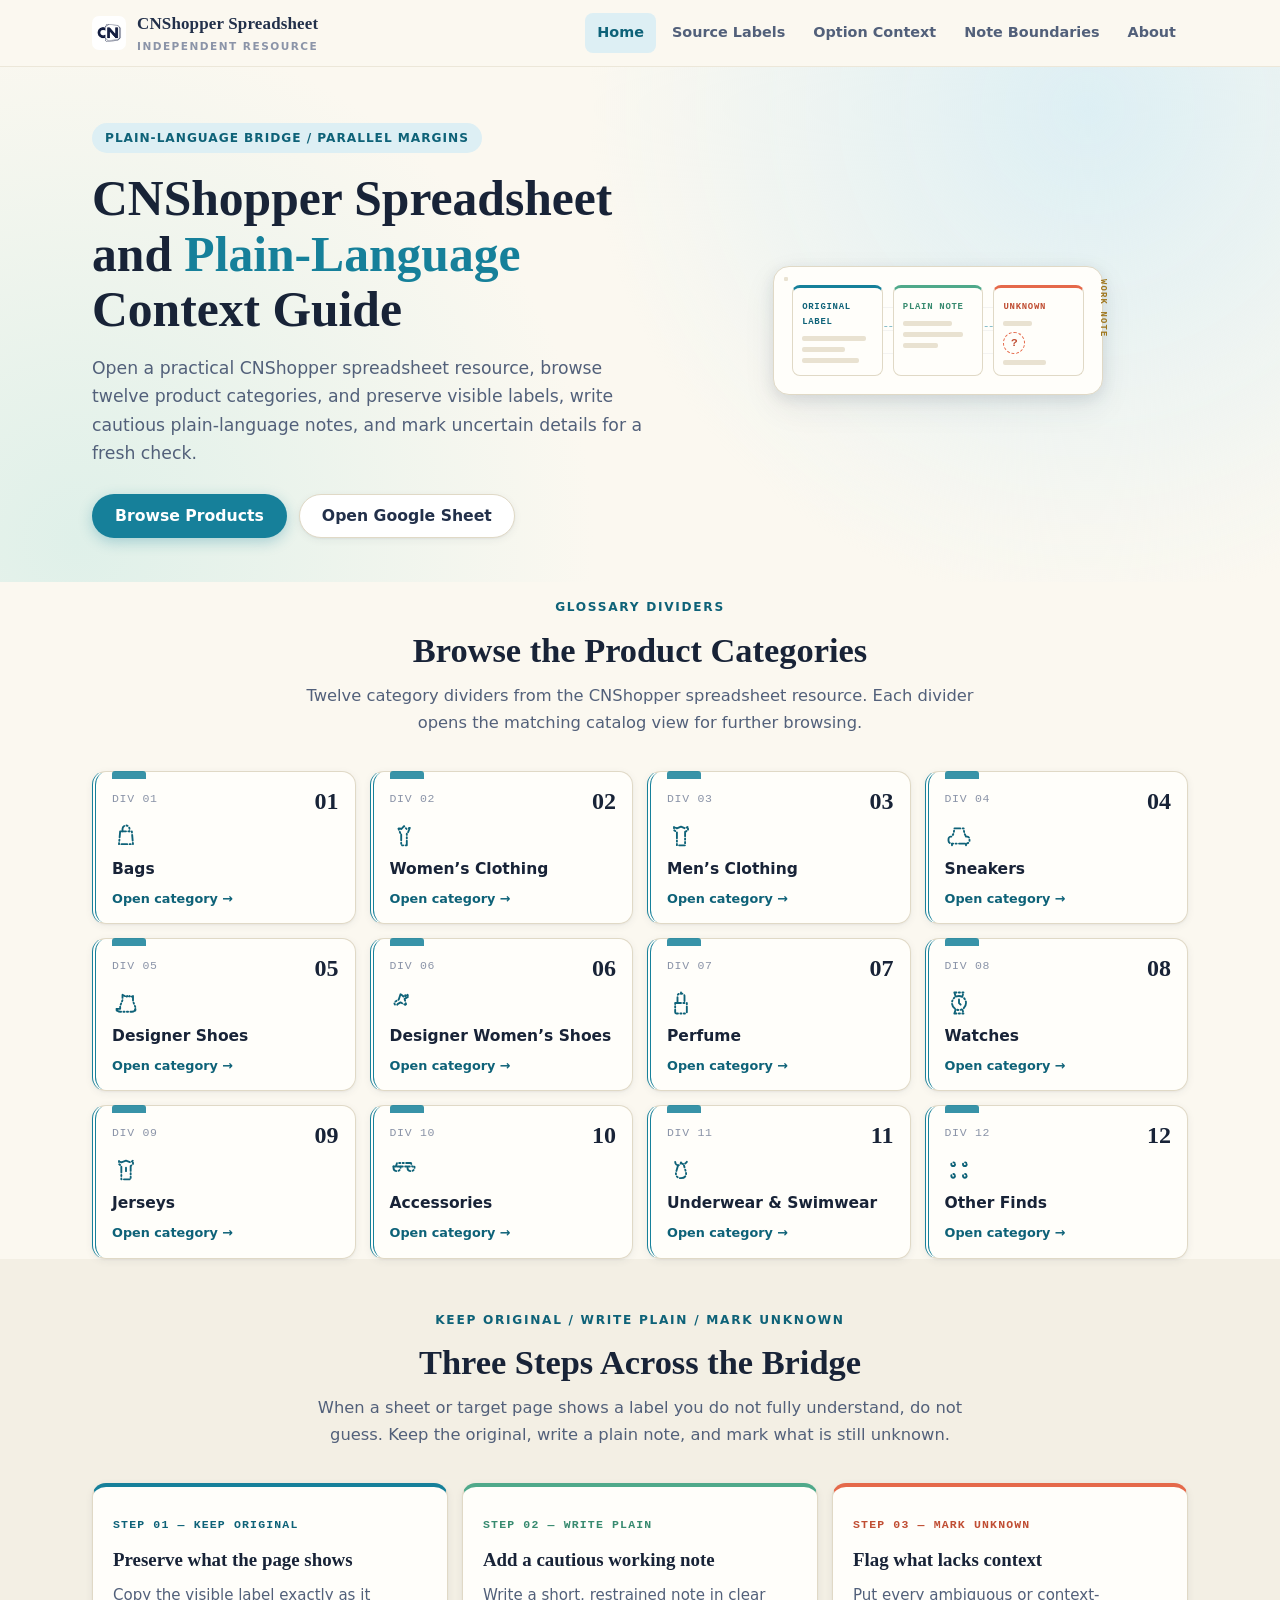
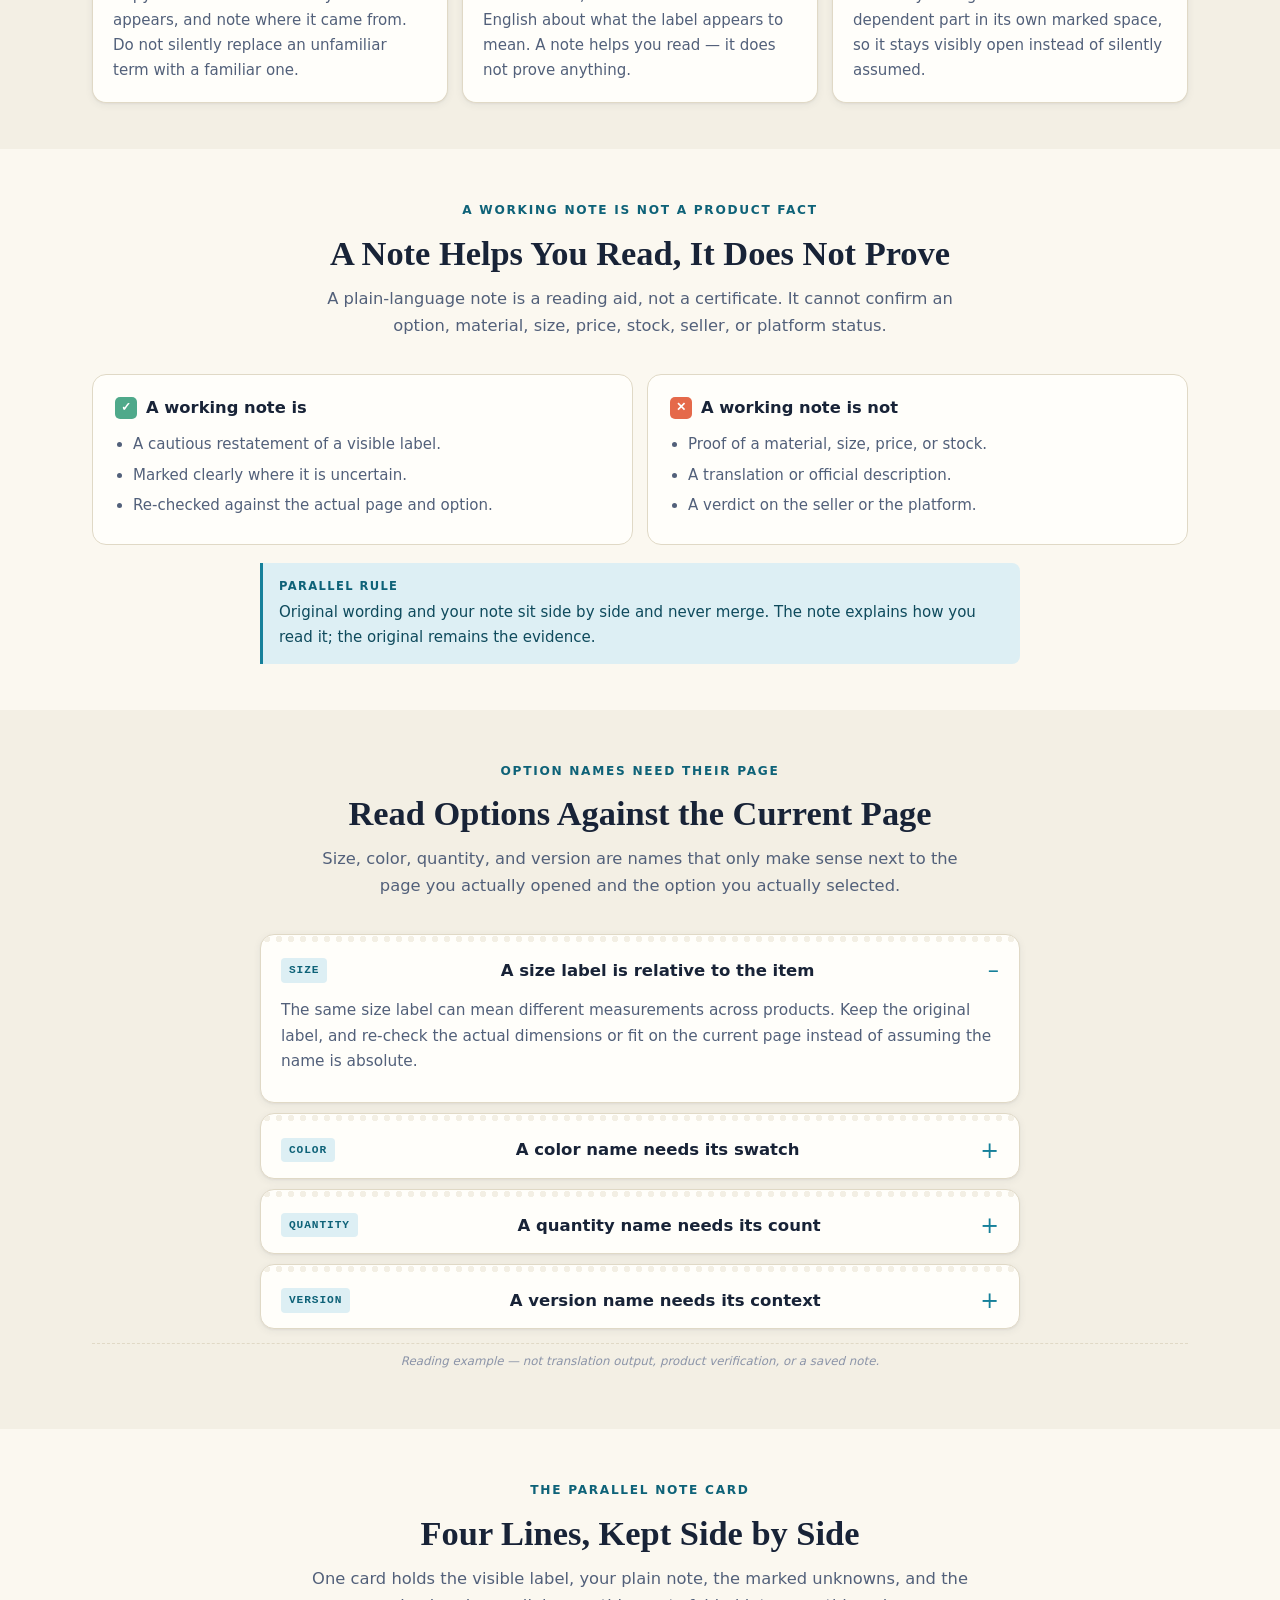
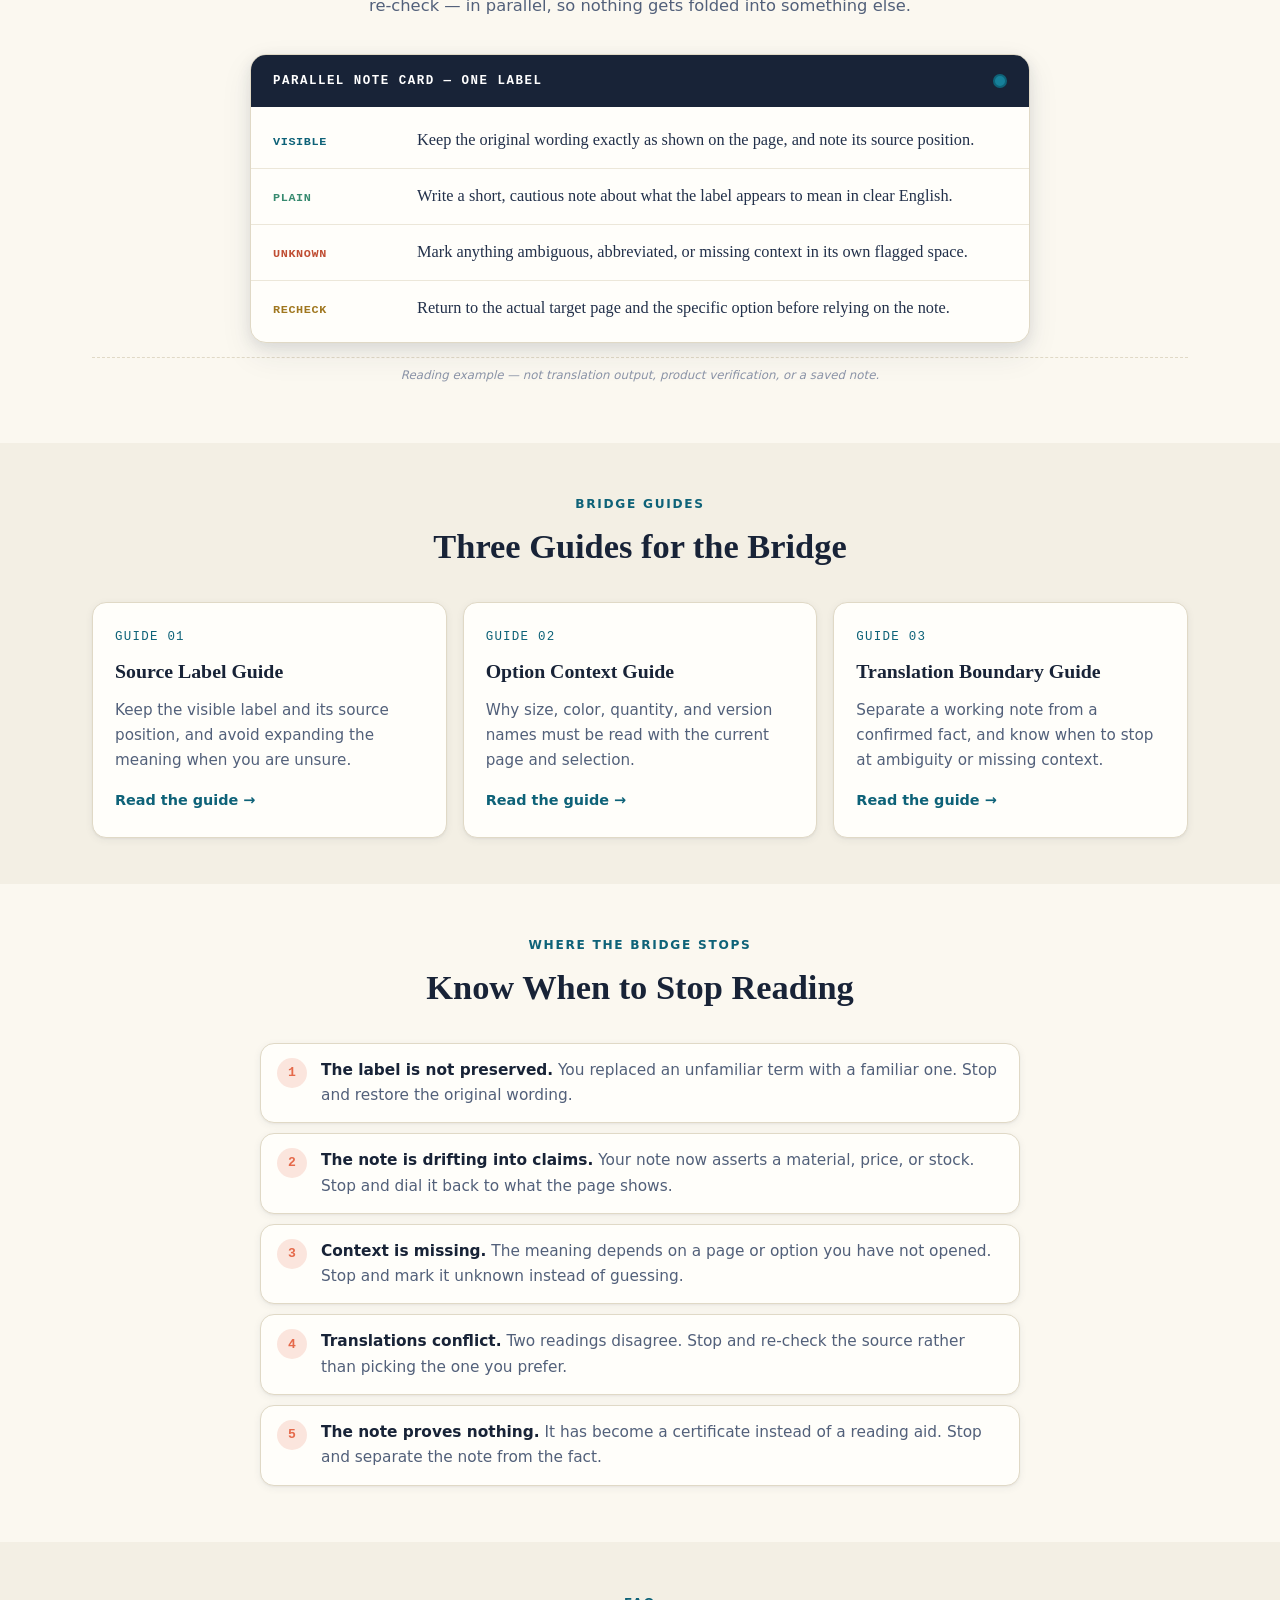
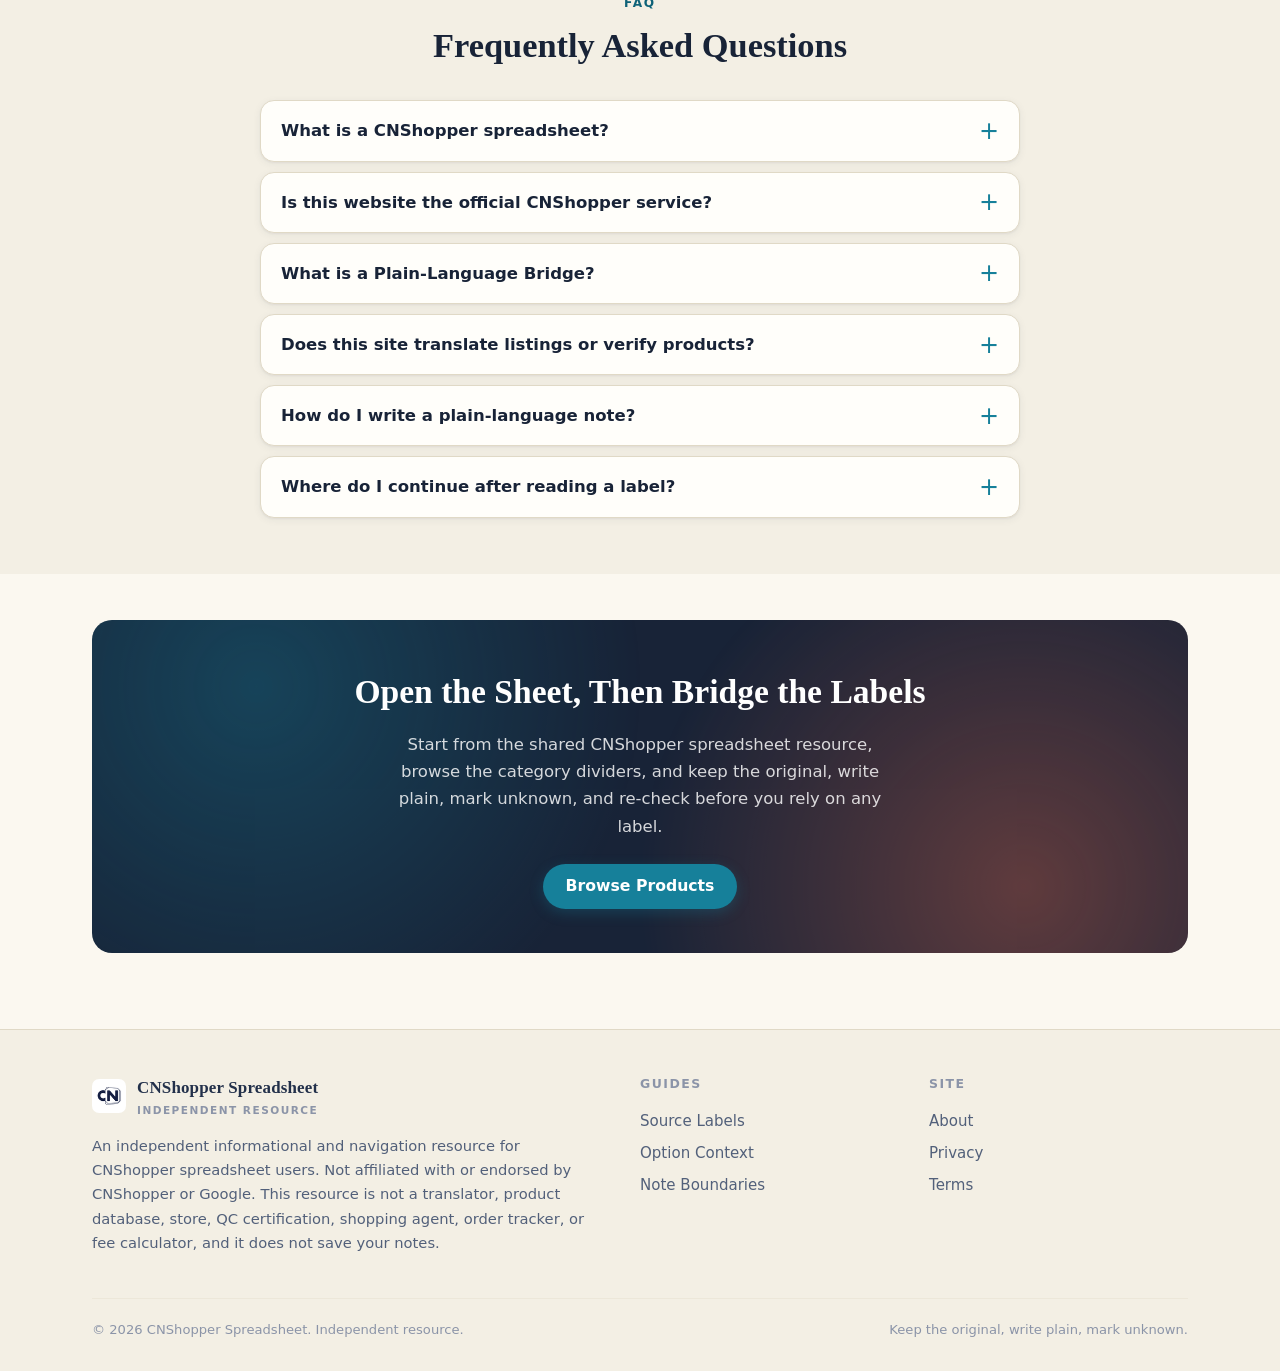
<file: index.html>
<!DOCTYPE html>
<html lang="en">
<head>
  <meta charset="UTF-8">
  <meta name="viewport" content="width=device-width, initial-scale=1.0">
  <script charset="UTF-8" id="LA_COLLECT" src="//sdk.51.la/js-sdk-pro.min.js"></script>
  <script>LA.init({id:"3R7KyZ6nqq0NWQsc",ck:"3R7KyZ6nqq0NWQsc"})</script>
  <meta name="google-site-verification" content="XJH5bWyu3Ub_fdbfXnCgktieLxeAN7sLbtjSL6n2SaM" />
  <title>CNShopper Spreadsheet &amp; Plain-Language Guide | Independent</title>
  <meta name="description" content="Open a practical CNShopper spreadsheet resource, browse categories, and keep cautious plain-language notes while marking uncertain details to recheck.">
  <link rel="canonical" href="https://repglide.github.io/cnshopper-spreadsheet/">
  <link rel="icon" type="image/png" href="./assets/images/favicon.png">
  <link rel="stylesheet" href="./assets/css/styles.css">

  <!-- Open Graph / Twitter -->
  <meta property="og:type" content="website">
  <meta property="og:url" content="https://repglide.github.io/cnshopper-spreadsheet/">
  <meta property="og:title" content="CNShopper Spreadsheet &amp; Plain-Language Guide | Independent">
  <meta property="og:description" content="Open a practical CNShopper spreadsheet resource, browse categories, and keep cautious plain-language notes while marking uncertain details to recheck.">
  <meta name="twitter:card" content="summary">
  <meta name="twitter:title" content="CNShopper Spreadsheet &amp; Plain-Language Guide | Independent">
  <meta name="twitter:description" content="Open a practical CNShopper spreadsheet resource, browse categories, and keep cautious plain-language notes while marking uncertain details to recheck.">

  <!-- JSON-LD Structured Data -->
  <script type="application/ld+json">
  {
    "@context": "https://schema.org",
    "@graph": [
      {
        "@type": "WebSite",
        "@id": "https://repglide.github.io/cnshopper-spreadsheet/#website",
        "url": "https://repglide.github.io/cnshopper-spreadsheet/",
        "name": "CNShopper Spreadsheet & Plain-Language Guide",
        "description": "Independent directory and informational guide for CNShopper spreadsheet users, built around a Plain-Language Bridge that preserves visible labels, writes cautious plain-language notes, and marks uncertain details for a fresh check."
      },
      {
        "@type": "WebPage",
        "@id": "https://repglide.github.io/cnshopper-spreadsheet/#webpage",
        "url": "https://repglide.github.io/cnshopper-spreadsheet/",
        "name": "CNShopper Spreadsheet and Plain-Language Context Guide",
        "isPartOf": { "@id": "https://repglide.github.io/cnshopper-spreadsheet/#website" },
        "description": "Open a practical CNShopper spreadsheet resource, browse categories, and keep cautious plain-language notes while marking uncertain details to recheck."
      },
      {
        "@type": "FAQPage",
        "mainEntity": [
          {
            "@type": "Question",
            "name": "What is a CNShopper spreadsheet?",
            "acceptedAnswer": {
              "@type": "Answer",
              "text": "A CNShopper spreadsheet is a shared document that compiles listing references, category groupings, and product links formatted for use with agent shopping services. It is a reference to research, not an official, live, or complete product catalog."
            }
          },
          {
            "@type": "Question",
            "name": "Is this website the official CNShopper service?",
            "acceptedAnswer": {
              "@type": "Answer",
              "text": "No. This website is an independent informational and navigation resource. It is not affiliated with, endorsed by, or operated by CNShopper or Google."
            }
          },
          {
            "@type": "Question",
            "name": "What is a Plain-Language Bridge?",
            "acceptedAnswer": {
              "@type": "Answer",
              "text": "A Plain-Language Bridge is a way to read a label you do not fully understand. You keep the original visible wording, write a cautious plain-language note, mark anything ambiguous or missing context, and re-check against the actual page and option."
            }
          },
          {
            "@type": "Question",
            "name": "Does this site translate listings or verify products?",
            "acceptedAnswer": {
              "@type": "Answer",
              "text": "No. This resource does not translate, verify, or certify anything. A plain-language note only helps you read; it does not prove an option, material, size, price, stock, seller, or platform status."
            }
          },
          {
            "@type": "Question",
            "name": "How do I write a plain-language note?",
            "acceptedAnswer": {
              "@type": "Answer",
              "text": "Preserve the original visible label first, then write a short, cautious note in clear English about what it appears to mean, and mark any part that is ambiguous or missing context. Always re-check against the actual target page and the specific option you selected."
            }
          },
          {
            "@type": "Question",
            "name": "Where do I continue after reading a label?",
            "acceptedAnswer": {
              "@type": "Answer",
              "text": "After you have preserved the label, written your note, and re-checked the actual page, you can continue through an agent shopping service to submit the item. This website is a navigation resource and does not process orders itself."
            }
          }
        ]
      }
    ]
  }
  </script>
</head>
<body>
  <a href="#main-content" class="skip-link">Skip to main content</a>

  <!-- Header -->
  <header class="site-header">
    <div class="container header-inner">
      <a href="./index.html" class="brand" aria-label="CNShopper Spreadsheet Home">
        <img src="./assets/images/logo.png" alt="CNShopper logo" width="34" height="34">
        <span class="brand-name">CNShopper Spreadsheet<small>Independent Resource</small></span>
      </a>
      <button class="mobile-nav-toggle" aria-expanded="false" aria-label="Toggle navigation menu">
        <svg viewBox="0 0 24 24" fill="none" stroke="currentColor" stroke-width="2" width="22" height="22"><line x1="3" y1="6" x2="21" y2="6"></line><line x1="3" y1="12" x2="21" y2="12"></line><line x1="3" y1="18" x2="21" y2="18"></line></svg>
      </button>
      <nav class="main-nav" aria-label="Primary Navigation">
        <ul>
          <li><a href="./index.html" class="active">Home</a></li>
          <li><a href="./source-label-guide/">Source Labels</a></li>
          <li><a href="./option-context-guide/">Option Context</a></li>
          <li><a href="./translation-boundary-guide/">Note Boundaries</a></li>
          <li><a href="./about/">About</a></li>
        </ul>
      </nav>
    </div>
  </header>

  <main id="main-content">
    <!-- Hero -->
    <section class="hero-section">
      <div class="container hero-grid">
        <div>
          <span class="hero-badge">Plain-Language Bridge / Parallel Margins</span>
          <h1 class="hero-title">CNShopper Spreadsheet and <em>Plain-Language</em> Context Guide</h1>
          <p class="hero-description">Open a practical CNShopper spreadsheet resource, browse twelve product categories, and preserve visible labels, write cautious plain-language notes, and mark uncertain details for a fresh check.</p>
          <div class="hero-actions">
            <a href="https://repglide.com/?agent=cnshopper" class="btn btn-primary" target="_blank" rel="nofollow noopener">Browse Products</a>
            <a href="https://docs.google.com/spreadsheets/d/1ZQ5Osv80n_VwW-zQjebJqBCwQXA6g8bL/edit?usp=sharing&amp;ouid=102900013243329745539&amp;rtpof=true&amp;sd=true" class="btn btn-secondary" target="_blank" rel="noopener">Open Google Sheet</a>
          </div>
        </div>
        <div class="hero-visual" aria-hidden="true">
          <div class="bridge-hero">
            <span class="bridge-line"></span>
            <span class="margin-note">work note</span>
            <div class="bridge-cols">
              <div class="bridge-col col-orig">
                <span class="bc-label">Original label</span>
                <span class="txt-bar w90"></span>
                <span class="txt-bar w60"></span>
                <span class="txt-bar w80"></span>
              </div>
              <div class="bridge-col col-plain">
                <span class="bc-label">Plain note</span>
                <span class="txt-bar w70"></span>
                <span class="txt-bar w85"></span>
                <span class="txt-bar w50"></span>
              </div>
              <div class="bridge-col col-unknown">
                <span class="bc-label">Unknown</span>
                <span class="txt-bar w40"></span>
                <span class="uncertain-bracket">?</span>
                <span class="txt-bar w60"></span>
              </div>
            </div>
          </div>
        </div>
      </div>
    </section>

    <!-- Product Categories (immediately after Hero) -->
    <section class="categories-section" id="categories" aria-labelledby="cat-heading">
      <div class="container">
        <div class="section-header">
          <span class="eyebrow">Glossary Dividers</span>
          <h2 class="section-title" id="cat-heading">Browse the Product Categories</h2>
          <p class="section-lead">Twelve category dividers from the CNShopper spreadsheet resource. Each divider opens the matching catalog view for further browsing.</p>
        </div>

        <div class="cat-grid">
          <a class="cat-card" href="https://repglide.com/category/bags?agent=cnshopper" target="_blank" rel="nofollow noopener">
            <span class="cat-top"><span class="cat-code">DIV 01</span><span class="cat-spec">01</span></span>
            <span class="cat-icon" aria-hidden="true"><svg viewBox="0 0 24 24" fill="none" stroke="currentColor" stroke-width="1.6" stroke-linecap="round" stroke-linejoin="round" stroke-dasharray="5 2 1 2 1 2"><path d="M7 8h10l1 11H6L7 8Z"/><path d="M9 8V6a3 3 0 0 1 6 0v2"/></svg></span>
            <span class="cat-name">Bags</span>
            <span class="cat-arrow">Open category →</span>
          </a>
          <a class="cat-card" href="https://repglide.com/category/womens-clothing?agent=cnshopper" target="_blank" rel="nofollow noopener">
            <span class="cat-top"><span class="cat-code">DIV 02</span><span class="cat-spec">02</span></span>
            <span class="cat-icon" aria-hidden="true"><svg viewBox="0 0 24 24" fill="none" stroke="currentColor" stroke-width="1.6" stroke-linecap="round" stroke-linejoin="round" stroke-dasharray="5 2 1 2 1 2"><path d="M12 3.5 9.8 6 7 5l2 5h.6V20h4.8V10H15l2-5-2.8 1L12 3.5Z"/></svg></span>
            <span class="cat-name">Women&rsquo;s Clothing</span>
            <span class="cat-arrow">Open category →</span>
          </a>
          <a class="cat-card" href="https://repglide.com/category/mens-clothing?agent=cnshopper" target="_blank" rel="nofollow noopener">
            <span class="cat-top"><span class="cat-code">DIV 03</span><span class="cat-spec">03</span></span>
            <span class="cat-icon" aria-hidden="true"><svg viewBox="0 0 24 24" fill="none" stroke="currentColor" stroke-width="1.6" stroke-linecap="round" stroke-linejoin="round" stroke-dasharray="5 2 1 2 1 2"><path d="M12 4 8.5 5.5 6 4v3l2.5 1.5V20h7V8.5L18 7V4l-2.5 1.5L12 4Z"/></svg></span>
            <span class="cat-name">Men&rsquo;s Clothing</span>
            <span class="cat-arrow">Open category →</span>
          </a>
          <a class="cat-card" href="https://repglide.com/category/sneakers?agent=cnshopper" target="_blank" rel="nofollow noopener">
            <span class="cat-top"><span class="cat-code">DIV 04</span><span class="cat-spec">04</span></span>
            <span class="cat-icon" aria-hidden="true"><svg viewBox="0 0 24 24" fill="none" stroke="currentColor" stroke-width="1.6" stroke-linecap="round" stroke-linejoin="round" stroke-dasharray="5 2 1 2 1 2"><path d="M3 16v-1.5c0-1 1-2 2-2h1l1.5-3L8 5.5h8l.5 4L18 12.5h1c1 0 2 1 2 2V16c0 1.5-1.5 2.5-3 2.5H6c-1.5 0-3-1-3-2.5Z"/><path d="M6 18.5V20M18 18.5V20"/></svg></span>
            <span class="cat-name">Sneakers</span>
            <span class="cat-arrow">Open category →</span>
          </a>
          <a class="cat-card" href="https://repglide.com/category/designer-shoes?agent=cnshopper" target="_blank" rel="nofollow noopener">
            <span class="cat-top"><span class="cat-code">DIV 05</span><span class="cat-spec">05</span></span>
            <span class="cat-icon" aria-hidden="true"><svg viewBox="0 0 24 24" fill="none" stroke="currentColor" stroke-width="1.6" stroke-linecap="round" stroke-linejoin="round" stroke-dasharray="5 2 1 2 1 2"><path d="M4 17c0 1.5 1.5 2.5 3 2.5h10c1.5 0 3-1 3-2.5v-1.5l-2-5V6l-2 1-1-1-1 1-1-1-1 1-1-1-2-1v4.5l-2 5V17Z"/><path d="M4 17v1.5M20 17v1.5"/></svg></span>
            <span class="cat-name">Designer Shoes</span>
            <span class="cat-arrow">Open category →</span>
          </a>
          <a class="cat-card" href="https://repglide.com/category/designer-womens-shoes?agent=cnshopper" target="_blank" rel="nofollow noopener">
            <span class="cat-top"><span class="cat-code">DIV 06</span><span class="cat-spec">06</span></span>
            <span class="cat-icon" aria-hidden="true"><svg viewBox="0 0 24 24" fill="none" stroke="currentColor" stroke-width="1.6" stroke-linecap="round" stroke-linejoin="round" stroke-dasharray="5 2 1 2 1 2"><path d="M9 4.5 7.5 9 5 10.5c-1 .5-1.5 1.5-1 2.5s2 1 2.5 0L9 11.5 14 14l-1.5-5.5L16 6.5 15 5l-1.5 1.5L13 5l-1.5 1.5L10 5 9 4.5Z"/></svg></span>
            <span class="cat-name">Designer Women&rsquo;s Shoes</span>
            <span class="cat-arrow">Open category →</span>
          </a>
          <a class="cat-card" href="https://repglide.com/category/perfume?agent=cnshopper" target="_blank" rel="nofollow noopener">
            <span class="cat-top"><span class="cat-code">DIV 07</span><span class="cat-spec">07</span></span>
            <span class="cat-icon" aria-hidden="true"><svg viewBox="0 0 24 24" fill="none" stroke="currentColor" stroke-width="1.6" stroke-linecap="round" stroke-linejoin="round" stroke-dasharray="5 2 1 2 1 2"><path d="M9 12V6a2 2 0 0 1 2-2h2a2 2 0 0 1 2 2v6"/><path d="M7 12h10v8a1 1 0 0 1-1 1H8a1 1 0 0 1-1-1v-8Z"/><path d="M12 4V3"/></svg></span>
            <span class="cat-name">Perfume</span>
            <span class="cat-arrow">Open category →</span>
          </a>
          <a class="cat-card" href="https://repglide.com/category/watches?agent=cnshopper" target="_blank" rel="nofollow noopener">
            <span class="cat-top"><span class="cat-code">DIV 08</span><span class="cat-spec">08</span></span>
            <span class="cat-icon" aria-hidden="true"><svg viewBox="0 0 24 24" fill="none" stroke="currentColor" stroke-width="1.6" stroke-linecap="round" stroke-linejoin="round" stroke-dasharray="5 2 1 2 1 2"><circle cx="12" cy="12" r="6"/><path d="M12 9v3l2 2"/><path d="M9 6 8 3h8l-1 3"/><path d="M9 18l-1 3h8l-1-3"/></svg></span>
            <span class="cat-name">Watches</span>
            <span class="cat-arrow">Open category →</span>
          </a>
          <a class="cat-card" href="https://repglide.com/category/jerseys?agent=cnshopper" target="_blank" rel="nofollow noopener">
            <span class="cat-top"><span class="cat-code">DIV 09</span><span class="cat-spec">09</span></span>
            <span class="cat-icon" aria-hidden="true"><svg viewBox="0 0 24 24" fill="none" stroke="currentColor" stroke-width="1.6" stroke-linecap="round" stroke-linejoin="round" stroke-dasharray="5 2 1 2 1 2"><path d="M12 4 8 5.5 6 4v3l2 1.5V20h8V8.5L18 7V4l-2 1.5L12 4Z"/><path d="M12 10v3"/></svg></span>
            <span class="cat-name">Jerseys</span>
            <span class="cat-arrow">Open category →</span>
          </a>
          <a class="cat-card" href="https://repglide.com/category/accessories?agent=cnshopper" target="_blank" rel="nofollow noopener">
            <span class="cat-top"><span class="cat-code">DIV 10</span><span class="cat-spec">10</span></span>
            <span class="cat-icon" aria-hidden="true"><svg viewBox="0 0 24 24" fill="none" stroke="currentColor" stroke-width="1.6" stroke-linecap="round" stroke-linejoin="round" stroke-dasharray="5 2 1 2 1 2"><path d="M3 9h2l1-3h12l1 3h2"/><path d="M3 9v1a3 3 0 0 0 6 0V9"/><path d="M15 9v1a3 3 0 0 0 6 0V9"/><path d="M6 9h12"/></svg></span>
            <span class="cat-name">Accessories</span>
            <span class="cat-arrow">Open category →</span>
          </a>
          <a class="cat-card" href="https://repglide.com/category/underwear-swimwear?agent=cnshopper" target="_blank" rel="nofollow noopener">
            <span class="cat-top"><span class="cat-code">DIV 11</span><span class="cat-spec">11</span></span>
            <span class="cat-icon" aria-hidden="true"><svg viewBox="0 0 24 24" fill="none" stroke="currentColor" stroke-width="1.6" stroke-linecap="round" stroke-linejoin="round" stroke-dasharray="5 2 1 2 1 2"><path d="M7 5c0 2 1.5 3 2.5 3S12 7 12 5c0 1 1.5 2 2.5 2S17 5 17 5"/><path d="M9.5 8 8 13c-1 3 0 6 4 6s5-3 4-6l-1.5-5"/></svg></span>
            <span class="cat-name">Underwear &amp; Swimwear</span>
            <span class="cat-arrow">Open category →</span>
          </a>
          <a class="cat-card" href="https://repglide.com/category/other?agent=cnshopper" target="_blank" rel="nofollow noopener">
            <span class="cat-top"><span class="cat-code">DIV 12</span><span class="cat-spec">12</span></span>
            <span class="cat-icon" aria-hidden="true"><svg viewBox="0 0 24 24" fill="none" stroke="currentColor" stroke-width="1.6" stroke-linecap="round" stroke-linejoin="round" stroke-dasharray="5 2 1 2 1 2"><circle cx="7" cy="7" r="1.6"/><circle cx="17" cy="7" r="1.6"/><circle cx="7" cy="17" r="1.6"/><circle cx="17" cy="17" r="1.6"/></svg></span>
            <span class="cat-name">Other Finds</span>
            <span class="cat-arrow">Open category →</span>
          </a>
        </div>
      </div>
    </section>

    <!-- Keep Original / Write Plain / Mark Unknown -->
    <section class="section section-alt" id="bridge-method" aria-labelledby="bm-heading">
      <div class="container">
        <div class="section-header">
          <span class="eyebrow">Keep Original / Write Plain / Mark Unknown</span>
          <h2 class="section-title" id="bm-heading">Three Steps Across the Bridge</h2>
          <p class="section-lead">When a sheet or target page shows a label you do not fully understand, do not guess. Keep the original, write a plain note, and mark what is still unknown.</p>
        </div>

        <div class="bridge-method">
          <div class="bm-step bm-orig">
            <span class="bm-num">Step 01 — Keep Original</span>
            <h3>Preserve what the page shows</h3>
            <p>Copy the visible label exactly as it appears, and note where it came from. Do not silently replace an unfamiliar term with a familiar one.</p>
          </div>
          <div class="bm-step bm-plain">
            <span class="bm-num">Step 02 — Write Plain</span>
            <h3>Add a cautious working note</h3>
            <p>Write a short, restrained note in clear English about what the label appears to mean. A note helps you read — it does not prove anything.</p>
          </div>
          <div class="bm-step bm-unknown">
            <span class="bm-num">Step 03 — Mark Unknown</span>
            <h3>Flag what lacks context</h3>
            <p>Put every ambiguous or context-dependent part in its own marked space, so it stays visibly open instead of silently assumed.</p>
          </div>
        </div>
      </div>
    </section>

    <!-- A Working Note Is Not a Product Fact -->
    <section class="section" id="note-vs-fact" aria-labelledby="nf-heading">
      <div class="container">
        <div class="section-header">
          <span class="eyebrow">A Working Note Is Not a Product Fact</span>
          <h2 class="section-title" id="nf-heading">A Note Helps You Read, It Does Not Prove</h2>
          <p class="section-lead">A plain-language note is a reading aid, not a certificate. It cannot confirm an option, material, size, price, stock, seller, or platform status.</p>
        </div>
        <div class="duo-grid">
          <div class="duo-col is-a">
            <h3><span class="mark">✓</span>A working note is</h3>
            <ul>
              <li>A cautious restatement of a visible label.</li>
              <li>Marked clearly where it is uncertain.</li>
              <li>Re-checked against the actual page and option.</li>
            </ul>
          </div>
          <div class="duo-col is-b">
            <h3><span class="mark">✕</span>A working note is not</h3>
            <ul>
              <li>Proof of a material, size, price, or stock.</li>
              <li>A translation or official description.</li>
              <li>A verdict on the seller or the platform.</li>
            </ul>
          </div>
        </div>
        <div class="parallel-rule" style="max-width:760px;margin:18px auto 0;"><strong>Parallel rule</strong>Original wording and your note sit side by side and never merge. The note explains how you read it; the original remains the evidence.</div>
      </div>
    </section>

    <!-- Option Names Need Their Page -->
    <section class="section section-alt" id="option-context" aria-labelledby="oc-heading">
      <div class="container">
        <div class="section-header">
          <span class="eyebrow">Option Names Need Their Page</span>
          <h2 class="section-title" id="oc-heading">Read Options Against the Current Page</h2>
          <p class="section-lead">Size, color, quantity, and version are names that only make sense next to the page you actually opened and the option you actually selected.</p>
        </div>

        <div class="paper-strips">
          <details class="paper-strip" open>
            <summary><span class="ps-tag">Size</span> A size label is relative to the item</summary>
            <div class="ps-body"><p>The same size label can mean different measurements across products. Keep the original label, and re-check the actual dimensions or fit on the current page instead of assuming the name is absolute.</p></div>
          </details>
          <details class="paper-strip">
            <summary><span class="ps-tag">Color</span> A color name needs its swatch</summary>
            <div class="ps-body"><p>A color name is only meaningful beside the option you selected. Two listings can share a name and show different shades, so hold the name against the current page.</p></div>
          </details>
          <details class="paper-strip">
            <summary><span class="ps-tag">Quantity</span> A quantity name needs its count</summary>
            <div class="ps-body"><p>Single, set, and multi-piece are distinct options. Re-check what the selected quantity actually includes on the current page before relying on the name.</p></div>
          </details>
          <details class="paper-strip">
            <summary><span class="ps-tag">Version</span> A version name needs its context</summary>
            <div class="ps-body"><p>A version label depends on the generation, material, or spec it refers to. Mark it as open until you can tie the name to the page and the selection you made.</p></div>
          </details>
        </div>
        <p class="example-flag" style="display:block;text-align:center;">Reading example — not translation output, product verification, or a saved note.</p>
      </div>
    </section>

    <!-- The Parallel Note Card -->
    <section class="section" id="note-card" aria-labelledby="nc-heading">
      <div class="container">
        <div class="section-header">
          <span class="eyebrow">The Parallel Note Card</span>
          <h2 class="section-title" id="nc-heading">Four Lines, Kept Side by Side</h2>
          <p class="section-lead">One card holds the visible label, your plain note, the marked unknowns, and the re-check — in parallel, so nothing gets folded into something else.</p>
        </div>

        <div class="note-card">
          <div class="nc-head">
            <span class="nc-title">Parallel Note Card — One Label</span>
            <span class="nc-pin"></span>
          </div>
          <div class="nc-rows">
            <div class="nc-row nc-visible"><span class="nc-label">Visible</span><span class="nc-value">Keep the original wording exactly as shown on the page, and note its source position.</span></div>
            <div class="nc-row nc-plain"><span class="nc-label">Plain</span><span class="nc-value">Write a short, cautious note about what the label appears to mean in clear English.</span></div>
            <div class="nc-row nc-unknown"><span class="nc-label">Unknown</span><span class="nc-value">Mark anything ambiguous, abbreviated, or missing context in its own flagged space.</span></div>
            <div class="nc-row nc-recheck"><span class="nc-label">Recheck</span><span class="nc-value">Return to the actual target page and the specific option before relying on the note.</span></div>
          </div>
        </div>
        <p class="example-flag" style="display:block;text-align:center;">Reading example — not translation output, product verification, or a saved note.</p>
      </div>
    </section>

    <!-- Guide entries -->
    <section class="section section-alt" id="guides" aria-labelledby="guides-heading">
      <div class="container">
        <div class="section-header">
          <span class="eyebrow">Bridge Guides</span>
          <h2 class="section-title" id="guides-heading">Three Guides for the Bridge</h2>
        </div>
        <div class="guide-grid">
          <a class="guide-card" href="./source-label-guide/">
            <span class="guide-num">GUIDE 01</span>
            <h3>Source Label Guide</h3>
            <p>Keep the visible label and its source position, and avoid expanding the meaning when you are unsure.</p>
            <span class="guide-cta">Read the guide →</span>
          </a>
          <a class="guide-card" href="./option-context-guide/">
            <span class="guide-num">GUIDE 02</span>
            <h3>Option Context Guide</h3>
            <p>Why size, color, quantity, and version names must be read with the current page and selection.</p>
            <span class="guide-cta">Read the guide →</span>
          </a>
          <a class="guide-card" href="./translation-boundary-guide/">
            <span class="guide-num">GUIDE 03</span>
            <h3>Translation Boundary Guide</h3>
            <p>Separate a working note from a confirmed fact, and know when to stop at ambiguity or missing context.</p>
            <span class="guide-cta">Read the guide →</span>
          </a>
        </div>
      </div>
    </section>

    <!-- Where the Bridge Stops -->
    <section class="section" id="bridge-stops" aria-labelledby="bs-heading">
      <div class="container">
        <div class="section-header">
          <span class="eyebrow">Where the Bridge Stops</span>
          <h2 class="section-title" id="bs-heading">Know When to Stop Reading</h2>
        </div>
        <ul class="stop-list">
          <li><span class="s-num">1</span><p><strong>The label is not preserved.</strong> You replaced an unfamiliar term with a familiar one. Stop and restore the original wording.</p></li>
          <li><span class="s-num">2</span><p><strong>The note is drifting into claims.</strong> Your note now asserts a material, price, or stock. Stop and dial it back to what the page shows.</p></li>
          <li><span class="s-num">3</span><p><strong>Context is missing.</strong> The meaning depends on a page or option you have not opened. Stop and mark it unknown instead of guessing.</p></li>
          <li><span class="s-num">4</span><p><strong>Translations conflict.</strong> Two readings disagree. Stop and re-check the source rather than picking the one you prefer.</p></li>
          <li><span class="s-num">5</span><p><strong>The note proves nothing.</strong> It has become a certificate instead of a reading aid. Stop and separate the note from the fact.</p></li>
        </ul>
      </div>
    </section>

    <!-- FAQ -->
    <section class="section section-alt" id="faq" aria-labelledby="faq-heading">
      <div class="container">
        <div class="section-header">
          <span class="eyebrow">FAQ</span>
          <h2 class="section-title" id="faq-heading">Frequently Asked Questions</h2>
        </div>
        <div class="faq-list">
          <details class="faq-item">
            <summary>What is a CNShopper spreadsheet?</summary>
            <div class="faq-body"><p>A CNShopper spreadsheet is a shared document that compiles listing references, category groupings, and product links formatted for use with agent shopping services. It is a reference to research, not an official, live, or complete product catalog.</p></div>
          </details>
          <details class="faq-item">
            <summary>Is this website the official CNShopper service?</summary>
            <div class="faq-body"><p>No. This website is an independent informational and navigation resource. It is not affiliated with, endorsed by, or operated by CNShopper or Google.</p></div>
          </details>
          <details class="faq-item">
            <summary>What is a Plain-Language Bridge?</summary>
            <div class="faq-body"><p>A Plain-Language Bridge is a way to read a label you do not fully understand. You keep the original visible wording, write a cautious plain-language note, mark anything ambiguous or missing context, and re-check against the actual page and option.</p></div>
          </details>
          <details class="faq-item">
            <summary>Does this site translate listings or verify products?</summary>
            <div class="faq-body"><p>No. This resource does not translate, verify, or certify anything. A plain-language note only helps you read; it does not prove an option, material, size, price, stock, seller, or platform status.</p></div>
          </details>
          <details class="faq-item">
            <summary>How do I write a plain-language note?</summary>
            <div class="faq-body"><p>Preserve the original visible label first, then write a short, cautious note in clear English about what it appears to mean, and mark any part that is ambiguous or missing context. Always re-check against the actual target page and the specific option you selected.</p></div>
          </details>
          <details class="faq-item">
            <summary>Where do I continue after reading a label?</summary>
            <div class="faq-body"><p>After you have preserved the label, written your note, and re-checked the actual page, you can continue through an agent shopping service to submit the item. This website is a navigation resource and does not process orders itself.</p></div>
          </details>
        </div>
      </div>
    </section>

    <!-- Final CTA -->
    <section class="section" aria-labelledby="cta-heading">
      <div class="container">
        <div class="final-cta">
          <h2 id="cta-heading">Open the Sheet, Then Bridge the Labels</h2>
          <p>Start from the shared CNShopper spreadsheet resource, browse the category dividers, and keep the original, write plain, mark unknown, and re-check before you rely on any label.</p>
          <a href="https://repglide.com/?agent=cnshopper" class="btn btn-primary" target="_blank" rel="nofollow noopener">Browse Products</a>
        </div>
      </div>
    </section>
  </main>

  <!-- Footer -->
  <footer class="site-footer">
    <div class="container">
      <div class="footer-grid">
        <div class="footer-brand">
          <a href="./index.html" class="brand" aria-label="CNShopper Spreadsheet Home">
            <img src="./assets/images/logo.png" alt="CNShopper logo" width="30" height="30">
            <span class="brand-name">CNShopper Spreadsheet<small>Independent Resource</small></span>
          </a>
          <p>An independent informational and navigation resource for CNShopper spreadsheet users. Not affiliated with or endorsed by CNShopper or Google. This resource is not a translator, product database, store, QC certification, shopping agent, order tracker, or fee calculator, and it does not save your notes.</p>
        </div>
        <div class="footer-col">
          <h4>Guides</h4>
          <ul>
            <li><a href="./source-label-guide/">Source Labels</a></li>
            <li><a href="./option-context-guide/">Option Context</a></li>
            <li><a href="./translation-boundary-guide/">Note Boundaries</a></li>
          </ul>
        </div>
        <div class="footer-col">
          <h4>Site</h4>
          <ul>
            <li><a href="./about/">About</a></li>
            <li><a href="./privacy/">Privacy</a></li>
            <li><a href="./terms/">Terms</a></li>
          </ul>
        </div>
      </div>
      <div class="footer-bottom">
        <span>&copy; <span id="year">2026</span> CNShopper Spreadsheet. Independent resource.</span>
        <span>Keep the original, write plain, mark unknown.</span>
      </div>
    </div>
  </footer>

  <script src="./assets/js/main.js"></script>
</body>
</html>
</file>
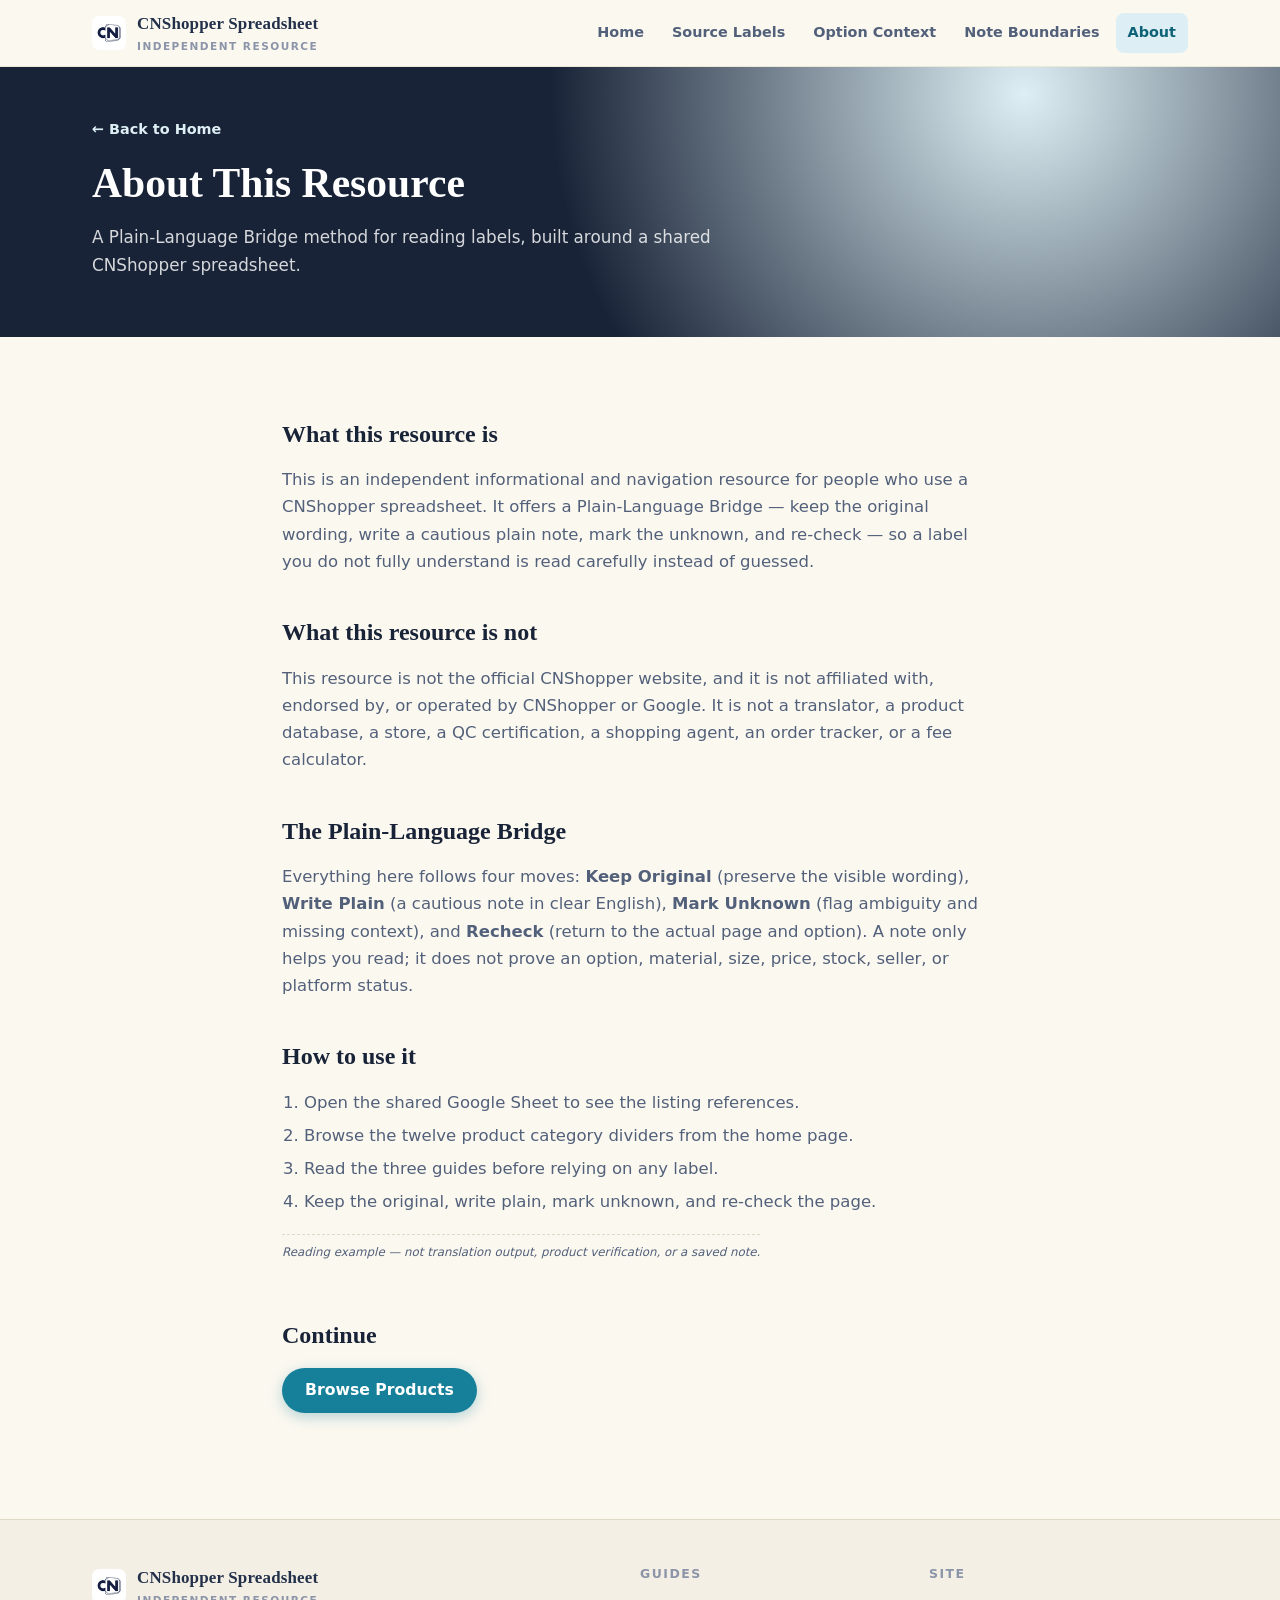
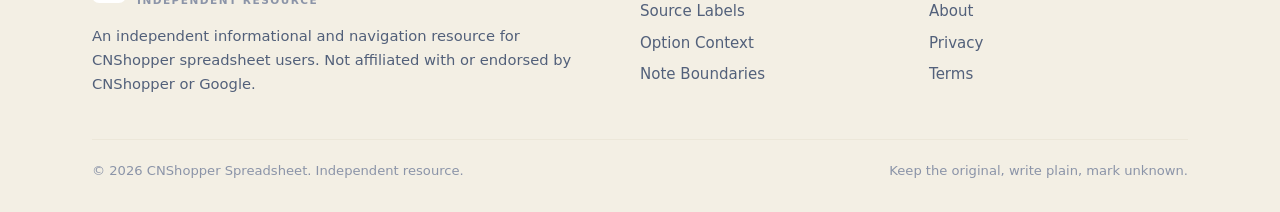
<file: about/index.html>
<!DOCTYPE html>
<html lang="en">
<head>
  <meta charset="UTF-8">
  <meta name="viewport" content="width=device-width, initial-scale=1.0">
  <title>About | CNShopper Spreadsheet</title>
  <meta name="description" content="About this independent CNShopper spreadsheet resource: a Plain-Language Bridge method for reading labels, not an official CNShopper service.">
  <link rel="canonical" href="https://repglide.github.io/cnshopper-spreadsheet/about/">
  <link rel="icon" type="image/png" href="../assets/images/favicon.png">
  <link rel="stylesheet" href="../assets/css/styles.css">
  <meta name="robots" content="index, follow">
</head>
<body>
  <a href="#main-content" class="skip-link">Skip to main content</a>

  <header class="site-header">
    <div class="container header-inner">
      <a href="../index.html" class="brand" aria-label="CNShopper Spreadsheet Home">
        <img src="../assets/images/logo.png" alt="CNShopper logo" width="34" height="34">
        <span class="brand-name">CNShopper Spreadsheet<small>Independent Resource</small></span>
      </a>
      <button class="mobile-nav-toggle" aria-expanded="false" aria-label="Toggle navigation menu">
        <svg viewBox="0 0 24 24" fill="none" stroke="currentColor" stroke-width="2" width="22" height="22"><line x1="3" y1="6" x2="21" y2="6"></line><line x1="3" y1="12" x2="21" y2="12"></line><line x1="3" y1="18" x2="21" y2="18"></line></svg>
      </button>
      <nav class="main-nav" aria-label="Primary Navigation">
        <ul>
          <li><a href="../index.html">Home</a></li>
          <li><a href="../source-label-guide/">Source Labels</a></li>
          <li><a href="../option-context-guide/">Option Context</a></li>
          <li><a href="../translation-boundary-guide/">Note Boundaries</a></li>
          <li><a href="../about/" class="active">About</a></li>
        </ul>
      </nav>
    </div>
  </header>

  <main id="main-content">
    <section class="page-hero">
      <div class="container">
        <a class="back-link" href="../index.html">← Back to Home</a>
        <h1>About This Resource</h1>
        <p>A Plain-Language Bridge method for reading labels, built around a shared CNShopper spreadsheet.</p>
      </div>
    </section>

    <div class="article-body">
      <h2>What this resource is</h2>
      <p>This is an independent informational and navigation resource for people who use a CNShopper spreadsheet. It offers a Plain-Language Bridge — keep the original wording, write a cautious plain note, mark the unknown, and re-check — so a label you do not fully understand is read carefully instead of guessed.</p>

      <h2>What this resource is not</h2>
      <p>This resource is not the official CNShopper website, and it is not affiliated with, endorsed by, or operated by CNShopper or Google. It is not a translator, a product database, a store, a QC certification, a shopping agent, an order tracker, or a fee calculator.</p>

      <h2>The Plain-Language Bridge</h2>
      <p>Everything here follows four moves: <strong>Keep Original</strong> (preserve the visible wording), <strong>Write Plain</strong> (a cautious note in clear English), <strong>Mark Unknown</strong> (flag ambiguity and missing context), and <strong>Recheck</strong> (return to the actual page and option). A note only helps you read; it does not prove an option, material, size, price, stock, seller, or platform status.</p>

      <h2>How to use it</h2>
      <ol>
        <li>Open the shared Google Sheet to see the listing references.</li>
        <li>Browse the twelve product category dividers from the home page.</li>
        <li>Read the three guides before relying on any label.</li>
        <li>Keep the original, write plain, mark unknown, and re-check the page.</li>
      </ol>

      <p class="example-flag">Reading example — not translation output, product verification, or a saved note.</p>

      <h2>Continue</h2>
      <p><a href="https://repglide.com/?agent=cnshopper" class="btn btn-primary" target="_blank" rel="nofollow noopener">Browse Products</a></p>
    </div>
  </main>

  <footer class="site-footer">
    <div class="container">
      <div class="footer-grid">
        <div class="footer-brand">
          <a href="../index.html" class="brand" aria-label="CNShopper Spreadsheet Home">
            <img src="../assets/images/logo.png" alt="CNShopper logo" width="30" height="30">
            <span class="brand-name">CNShopper Spreadsheet<small>Independent Resource</small></span>
          </a>
          <p>An independent informational and navigation resource for CNShopper spreadsheet users. Not affiliated with or endorsed by CNShopper or Google.</p>
        </div>
        <div class="footer-col">
          <h4>Guides</h4>
          <ul>
            <li><a href="../source-label-guide/">Source Labels</a></li>
            <li><a href="../option-context-guide/">Option Context</a></li>
            <li><a href="../translation-boundary-guide/">Note Boundaries</a></li>
          </ul>
        </div>
        <div class="footer-col">
          <h4>Site</h4>
          <ul>
            <li><a href="../about/">About</a></li>
            <li><a href="../privacy/">Privacy</a></li>
            <li><a href="../terms/">Terms</a></li>
          </ul>
        </div>
      </div>
      <div class="footer-bottom">
        <span>&copy; <span id="year">2026</span> CNShopper Spreadsheet. Independent resource.</span>
        <span>Keep the original, write plain, mark unknown.</span>
      </div>
    </div>
  </footer>

  <script src="../assets/js/main.js"></script>
</body>
</html>
</file>
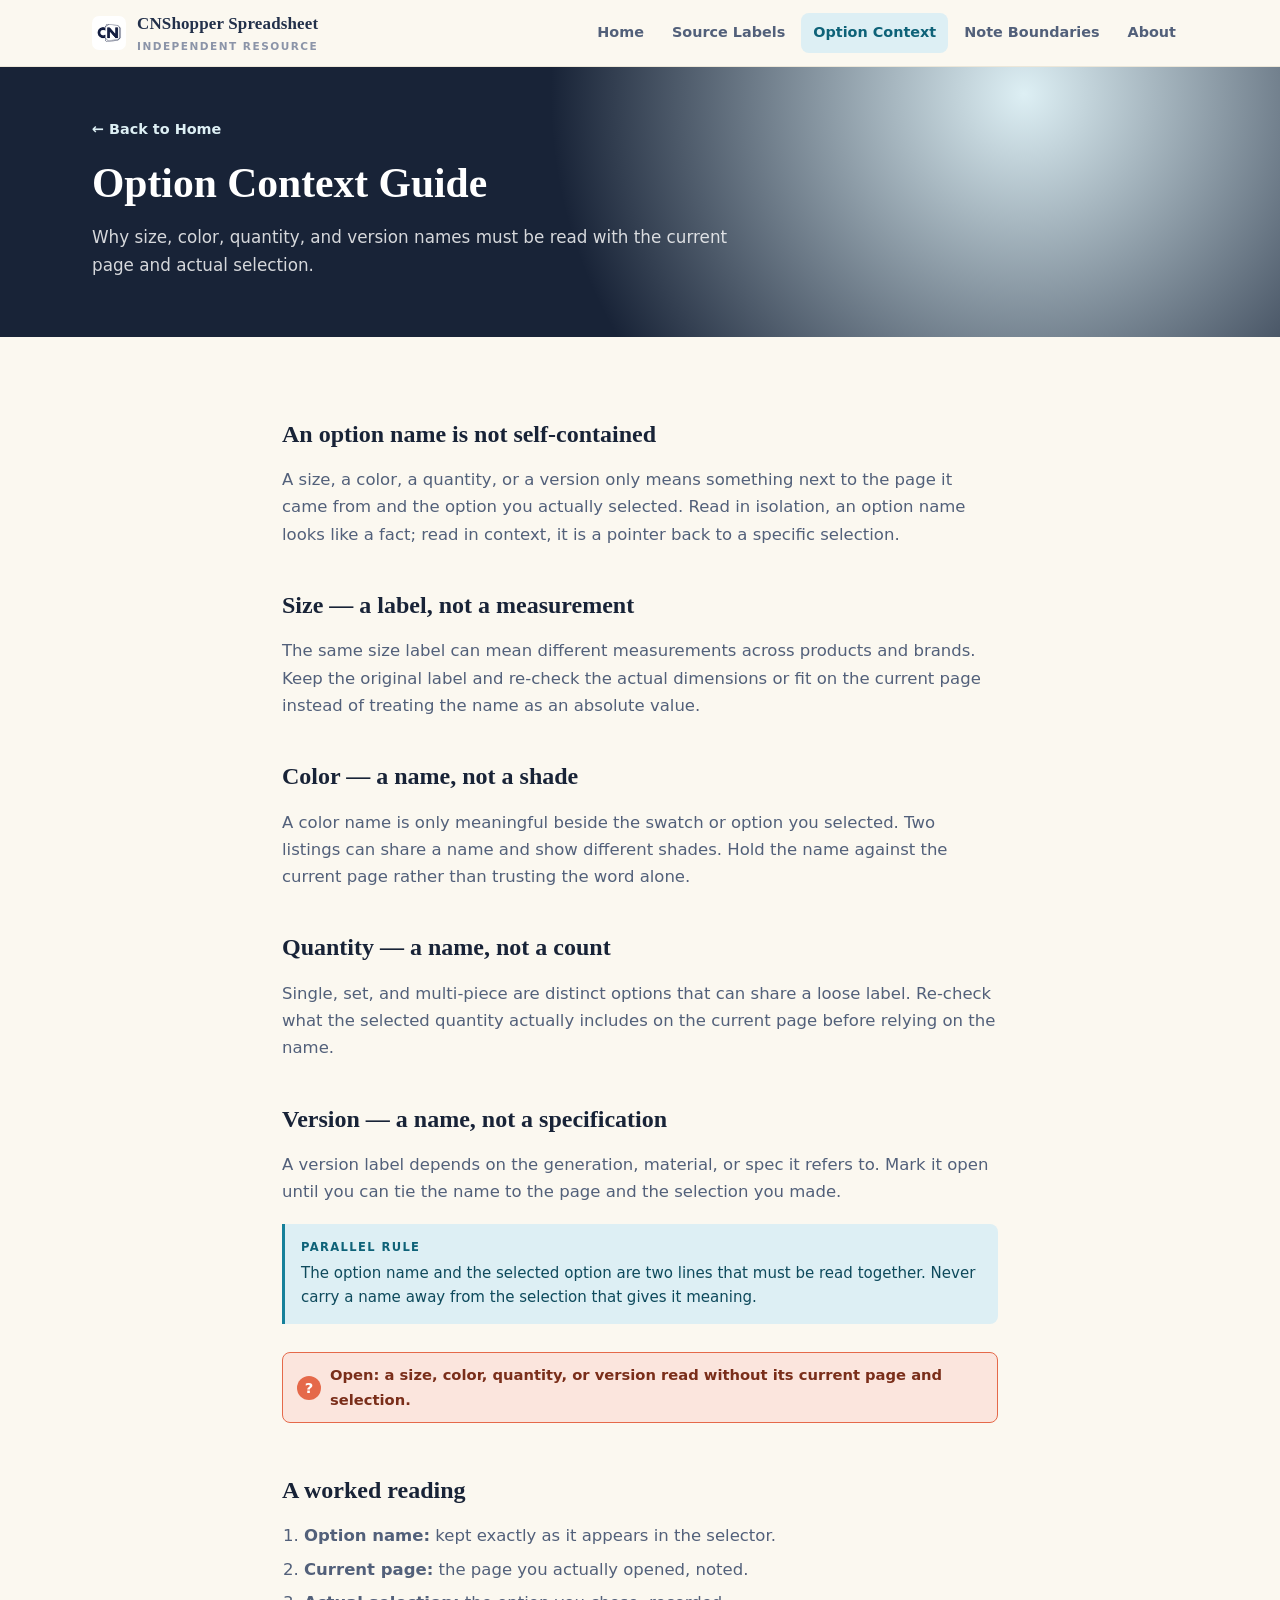
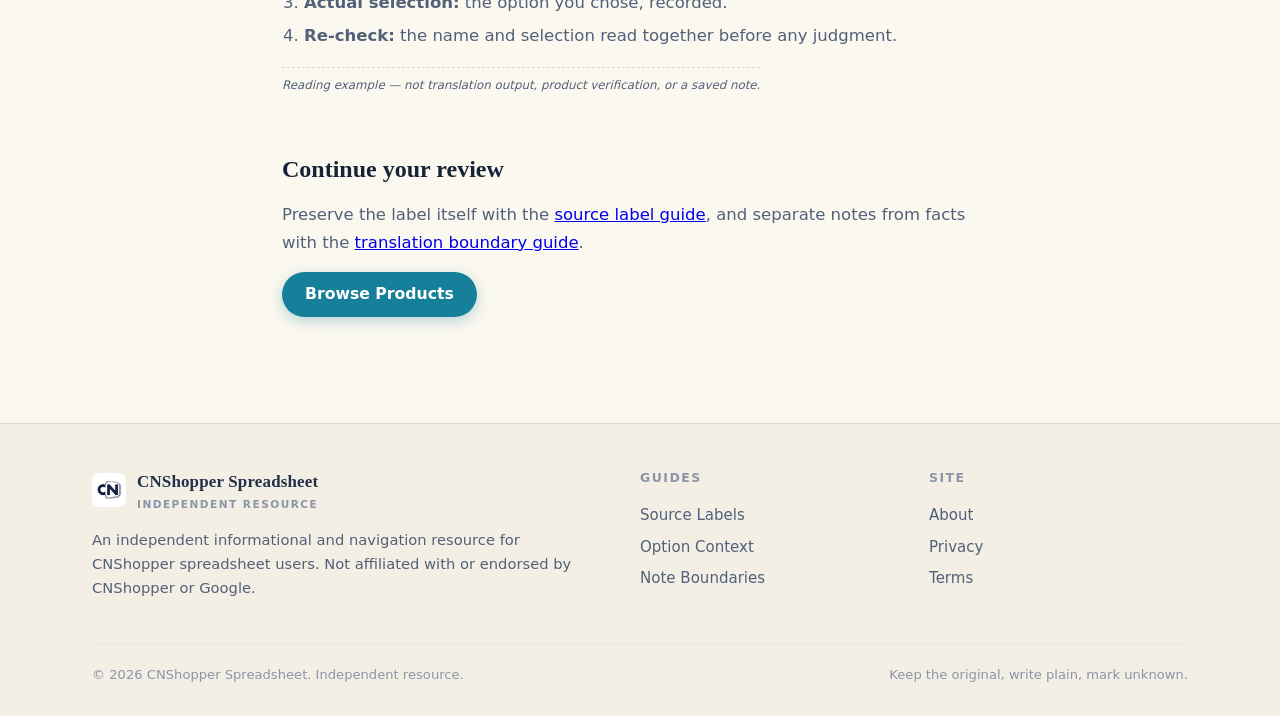
<file: option-context-guide/index.html>
<!DOCTYPE html>
<html lang="en">
<head>
  <meta charset="UTF-8">
  <meta name="viewport" content="width=device-width, initial-scale=1.0">
  <title>Option Context Guide | CNShopper Spreadsheet</title>
  <meta name="description" content="Why size, color, quantity, and version names in a CNShopper spreadsheet must be read with the current page and actual selection.">
  <link rel="canonical" href="https://repglide.github.io/cnshopper-spreadsheet/option-context-guide/">
  <link rel="icon" type="image/png" href="../assets/images/favicon.png">
  <link rel="stylesheet" href="../assets/css/styles.css">

  <meta property="og:type" content="article">
  <meta property="og:url" content="https://repglide.github.io/cnshopper-spreadsheet/option-context-guide/">
  <meta property="og:title" content="Option Context Guide | CNShopper Spreadsheet">
  <meta property="og:description" content="Why size, color, quantity, and version names in a CNShopper spreadsheet must be read with the current page and actual selection.">
  <meta name="twitter:card" content="summary">

  <script type="application/ld+json">
  {
    "@context": "https://schema.org",
    "@graph": [
      { "@type": "WebSite", "@id": "https://repglide.github.io/cnshopper-spreadsheet/#website", "url": "https://repglide.github.io/cnshopper-spreadsheet/", "name": "CNShopper Spreadsheet & Plain-Language Guide" },
      { "@type": "BreadcrumbList", "itemListElement": [
        { "@type": "ListItem", "position": 1, "name": "Home", "item": "https://repglide.github.io/cnshopper-spreadsheet/" },
        { "@type": "ListItem", "position": 2, "name": "Option Context Guide", "item": "https://repglide.github.io/cnshopper-spreadsheet/option-context-guide/" }
      ]},
      { "@type": "Article", "@id": "https://repglide.github.io/cnshopper-spreadsheet/option-context-guide/#article", "headline": "Option Context Guide", "description": "Why size, color, quantity, and version names in a CNShopper spreadsheet must be read with the current page and actual selection.", "isPartOf": { "@id": "https://repglide.github.io/cnshopper-spreadsheet/#website" } }
    ]
  }
  </script>
</head>
<body>
  <a href="#main-content" class="skip-link">Skip to main content</a>

  <header class="site-header">
    <div class="container header-inner">
      <a href="../index.html" class="brand" aria-label="CNShopper Spreadsheet Home">
        <img src="../assets/images/logo.png" alt="CNShopper logo" width="34" height="34">
        <span class="brand-name">CNShopper Spreadsheet<small>Independent Resource</small></span>
      </a>
      <button class="mobile-nav-toggle" aria-expanded="false" aria-label="Toggle navigation menu">
        <svg viewBox="0 0 24 24" fill="none" stroke="currentColor" stroke-width="2" width="22" height="22"><line x1="3" y1="6" x2="21" y2="6"></line><line x1="3" y1="12" x2="21" y2="12"></line><line x1="3" y1="18" x2="21" y2="18"></line></svg>
      </button>
      <nav class="main-nav" aria-label="Primary Navigation">
        <ul>
          <li><a href="../index.html">Home</a></li>
          <li><a href="../source-label-guide/">Source Labels</a></li>
          <li><a href="../option-context-guide/" class="active">Option Context</a></li>
          <li><a href="../translation-boundary-guide/">Note Boundaries</a></li>
          <li><a href="../about/">About</a></li>
        </ul>
      </nav>
    </div>
  </header>

  <main id="main-content">
    <section class="page-hero">
      <div class="container">
        <a class="back-link" href="../index.html">← Back to Home</a>
        <h1>Option Context Guide</h1>
        <p>Why size, color, quantity, and version names must be read with the current page and actual selection.</p>
      </div>
    </section>

    <div class="article-body">
      <h2>An option name is not self-contained</h2>
      <p>A size, a color, a quantity, or a version only means something next to the page it came from and the option you actually selected. Read in isolation, an option name looks like a fact; read in context, it is a pointer back to a specific selection.</p>

      <h2>Size — a label, not a measurement</h2>
      <p>The same size label can mean different measurements across products and brands. Keep the original label and re-check the actual dimensions or fit on the current page instead of treating the name as an absolute value.</p>

      <h2>Color — a name, not a shade</h2>
      <p>A color name is only meaningful beside the swatch or option you selected. Two listings can share a name and show different shades. Hold the name against the current page rather than trusting the word alone.</p>

      <h2>Quantity — a name, not a count</h2>
      <p>Single, set, and multi-piece are distinct options that can share a loose label. Re-check what the selected quantity actually includes on the current page before relying on the name.</p>

      <h2>Version — a name, not a specification</h2>
      <p>A version label depends on the generation, material, or spec it refers to. Mark it open until you can tie the name to the page and the selection you made.</p>

      <div class="parallel-rule"><strong>Parallel rule</strong>The option name and the selected option are two lines that must be read together. Never carry a name away from the selection that gives it meaning.</div>

      <div class="proof-mark is-open"><span class="qmark">?</span>Open: a size, color, quantity, or version read without its current page and selection.</div>

      <h2>A worked reading</h2>
      <ol>
        <li><strong>Option name:</strong> kept exactly as it appears in the selector.</li>
        <li><strong>Current page:</strong> the page you actually opened, noted.</li>
        <li><strong>Actual selection:</strong> the option you chose, recorded.</li>
        <li><strong>Re-check:</strong> the name and selection read together before any judgment.</li>
      </ol>
      <p class="example-flag">Reading example — not translation output, product verification, or a saved note.</p>

      <h2>Continue your review</h2>
      <p>Preserve the label itself with the <a href="../source-label-guide/">source label guide</a>, and separate notes from facts with the <a href="../translation-boundary-guide/">translation boundary guide</a>.</p>
      <p><a href="https://repglide.com/?agent=cnshopper" class="btn btn-primary" target="_blank" rel="nofollow noopener">Browse Products</a></p>
    </div>
  </main>

  <footer class="site-footer">
    <div class="container">
      <div class="footer-grid">
        <div class="footer-brand">
          <a href="../index.html" class="brand" aria-label="CNShopper Spreadsheet Home">
            <img src="../assets/images/logo.png" alt="CNShopper logo" width="30" height="30">
            <span class="brand-name">CNShopper Spreadsheet<small>Independent Resource</small></span>
          </a>
          <p>An independent informational and navigation resource for CNShopper spreadsheet users. Not affiliated with or endorsed by CNShopper or Google.</p>
        </div>
        <div class="footer-col">
          <h4>Guides</h4>
          <ul>
            <li><a href="../source-label-guide/">Source Labels</a></li>
            <li><a href="../option-context-guide/">Option Context</a></li>
            <li><a href="../translation-boundary-guide/">Note Boundaries</a></li>
          </ul>
        </div>
        <div class="footer-col">
          <h4>Site</h4>
          <ul>
            <li><a href="../about/">About</a></li>
            <li><a href="../privacy/">Privacy</a></li>
            <li><a href="../terms/">Terms</a></li>
          </ul>
        </div>
      </div>
      <div class="footer-bottom">
        <span>&copy; <span id="year">2026</span> CNShopper Spreadsheet. Independent resource.</span>
        <span>Keep the original, write plain, mark unknown.</span>
      </div>
    </div>
  </footer>

  <script src="../assets/js/main.js"></script>
</body>
</html>
</file>
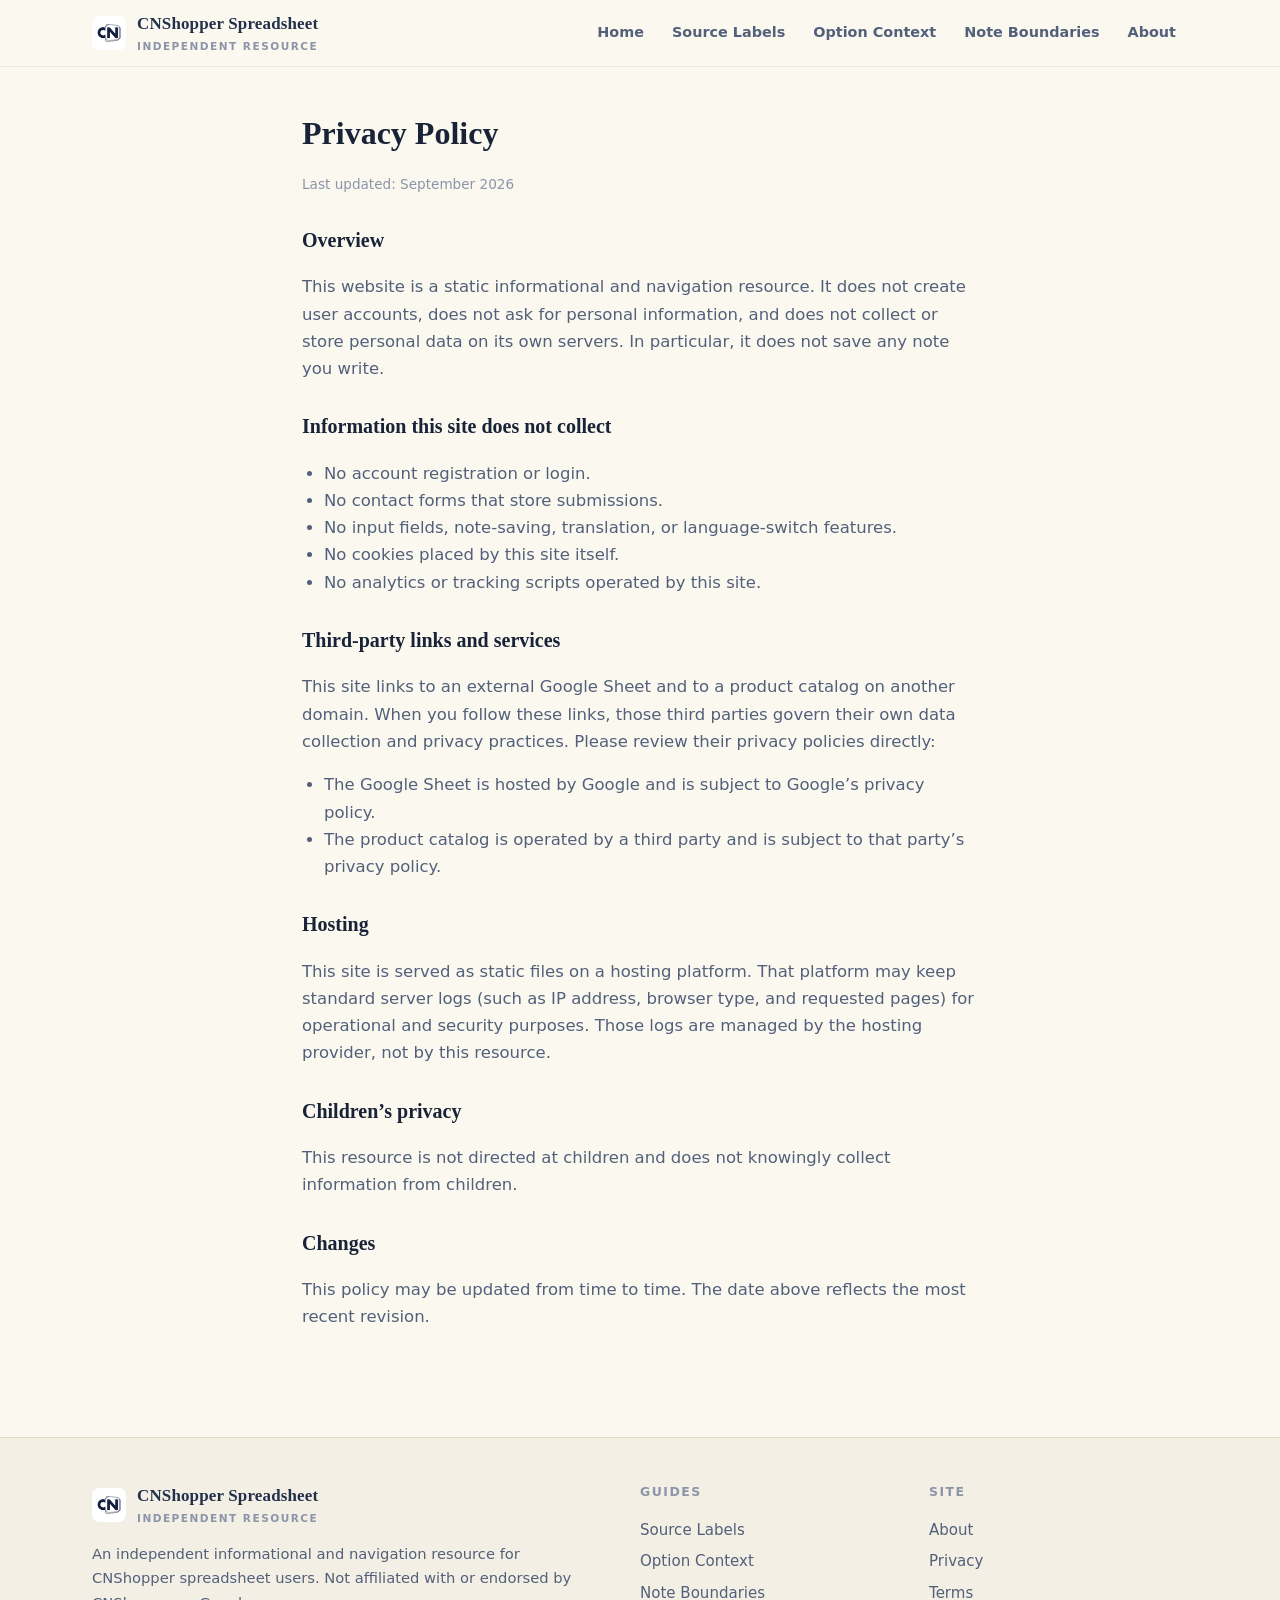
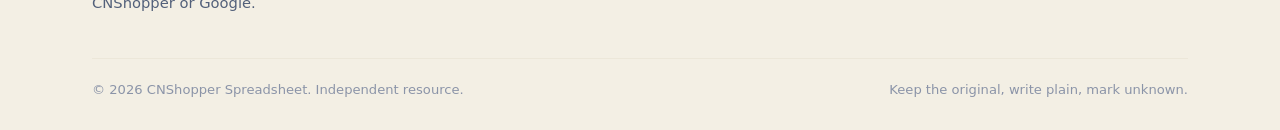
<file: privacy/index.html>
<!DOCTYPE html>
<html lang="en">
<head>
  <meta charset="UTF-8">
  <meta name="viewport" content="width=device-width, initial-scale=1.0">
  <title>Privacy Policy | CNShopper Spreadsheet</title>
  <meta name="description" content="Privacy policy for the CNShopper Spreadsheet independent resource.">
  <link rel="canonical" href="https://repglide.github.io/cnshopper-spreadsheet/privacy/">
  <link rel="icon" type="image/png" href="../assets/images/favicon.png">
  <link rel="stylesheet" href="../assets/css/styles.css">
  <meta name="robots" content="index, follow">
</head>
<body>
  <a href="#main-content" class="skip-link">Skip to main content</a>

  <header class="site-header">
    <div class="container header-inner">
      <a href="../index.html" class="brand" aria-label="CNShopper Spreadsheet Home">
        <img src="../assets/images/logo.png" alt="CNShopper logo" width="34" height="34">
        <span class="brand-name">CNShopper Spreadsheet<small>Independent Resource</small></span>
      </a>
      <button class="mobile-nav-toggle" aria-expanded="false" aria-label="Toggle navigation menu">
        <svg viewBox="0 0 24 24" fill="none" stroke="currentColor" stroke-width="2" width="22" height="22"><line x1="3" y1="6" x2="21" y2="6"></line><line x1="3" y1="12" x2="21" y2="12"></line><line x1="3" y1="18" x2="21" y2="18"></line></svg>
      </button>
      <nav class="main-nav" aria-label="Primary Navigation">
        <ul>
          <li><a href="../index.html">Home</a></li>
          <li><a href="../source-label-guide/">Source Labels</a></li>
          <li><a href="../option-context-guide/">Option Context</a></li>
          <li><a href="../translation-boundary-guide/">Note Boundaries</a></li>
          <li><a href="../about/">About</a></li>
        </ul>
      </nav>
    </div>
  </header>

  <main id="main-content">
    <div class="legal-body">
      <h1>Privacy Policy</h1>
      <p class="legal-date">Last updated: September 2026</p>

      <h2>Overview</h2>
      <p>This website is a static informational and navigation resource. It does not create user accounts, does not ask for personal information, and does not collect or store personal data on its own servers. In particular, it does not save any note you write.</p>

      <h2>Information this site does not collect</h2>
      <ul>
        <li>No account registration or login.</li>
        <li>No contact forms that store submissions.</li>
        <li>No input fields, note-saving, translation, or language-switch features.</li>
        <li>No cookies placed by this site itself.</li>
        <li>No analytics or tracking scripts operated by this site.</li>
      </ul>

      <h2>Third-party links and services</h2>
      <p>This site links to an external Google Sheet and to a product catalog on another domain. When you follow these links, those third parties govern their own data collection and privacy practices. Please review their privacy policies directly:</p>
      <ul>
        <li>The Google Sheet is hosted by Google and is subject to Google&rsquo;s privacy policy.</li>
        <li>The product catalog is operated by a third party and is subject to that party&rsquo;s privacy policy.</li>
      </ul>

      <h2>Hosting</h2>
      <p>This site is served as static files on a hosting platform. That platform may keep standard server logs (such as IP address, browser type, and requested pages) for operational and security purposes. Those logs are managed by the hosting provider, not by this resource.</p>

      <h2>Children&rsquo;s privacy</h2>
      <p>This resource is not directed at children and does not knowingly collect information from children.</p>

      <h2>Changes</h2>
      <p>This policy may be updated from time to time. The date above reflects the most recent revision.</p>
    </div>
  </main>

  <footer class="site-footer">
    <div class="container">
      <div class="footer-grid">
        <div class="footer-brand">
          <a href="../index.html" class="brand" aria-label="CNShopper Spreadsheet Home">
            <img src="../assets/images/logo.png" alt="CNShopper logo" width="30" height="30">
            <span class="brand-name">CNShopper Spreadsheet<small>Independent Resource</small></span>
          </a>
          <p>An independent informational and navigation resource for CNShopper spreadsheet users. Not affiliated with or endorsed by CNShopper or Google.</p>
        </div>
        <div class="footer-col">
          <h4>Guides</h4>
          <ul>
            <li><a href="../source-label-guide/">Source Labels</a></li>
            <li><a href="../option-context-guide/">Option Context</a></li>
            <li><a href="../translation-boundary-guide/">Note Boundaries</a></li>
          </ul>
        </div>
        <div class="footer-col">
          <h4>Site</h4>
          <ul>
            <li><a href="../about/">About</a></li>
            <li><a href="../privacy/">Privacy</a></li>
            <li><a href="../terms/">Terms</a></li>
          </ul>
        </div>
      </div>
      <div class="footer-bottom">
        <span>&copy; <span id="year">2026</span> CNShopper Spreadsheet. Independent resource.</span>
        <span>Keep the original, write plain, mark unknown.</span>
      </div>
    </div>
  </footer>

  <script src="../assets/js/main.js"></script>
</body>
</html>
</file>
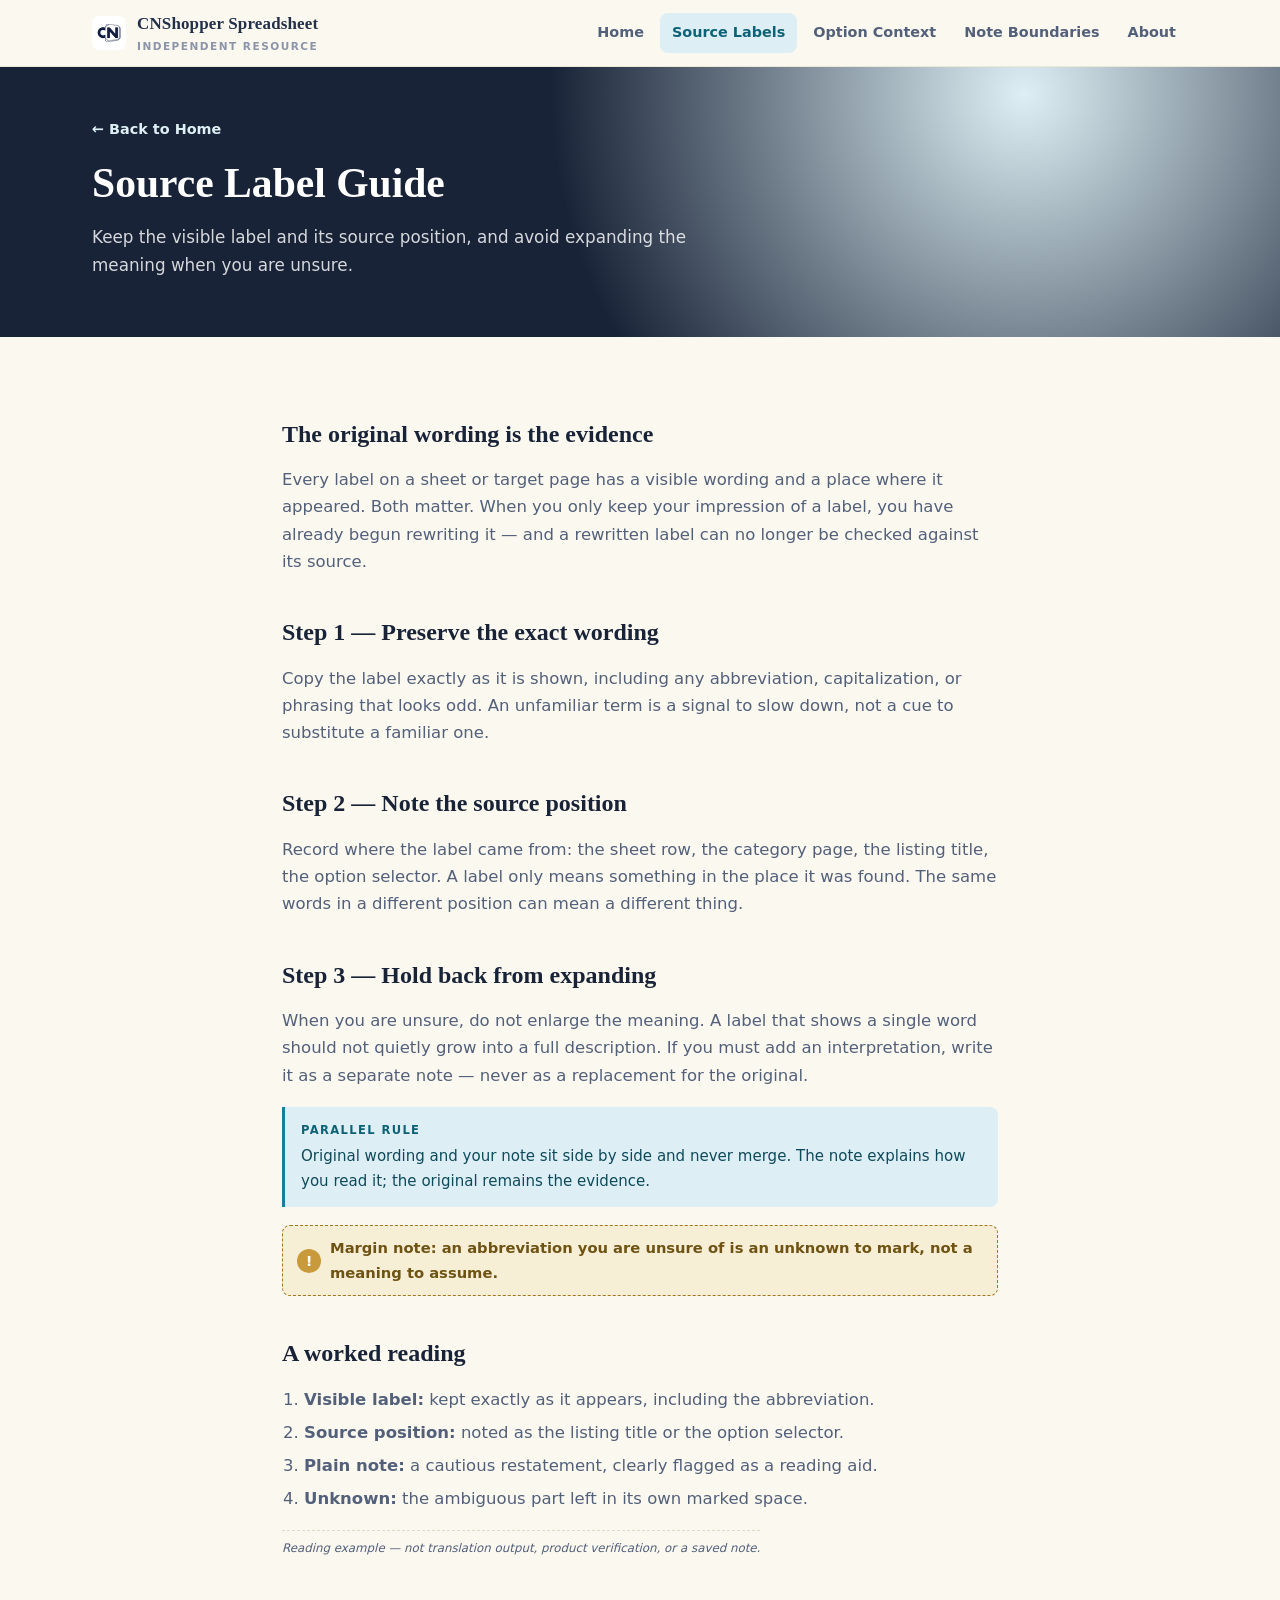
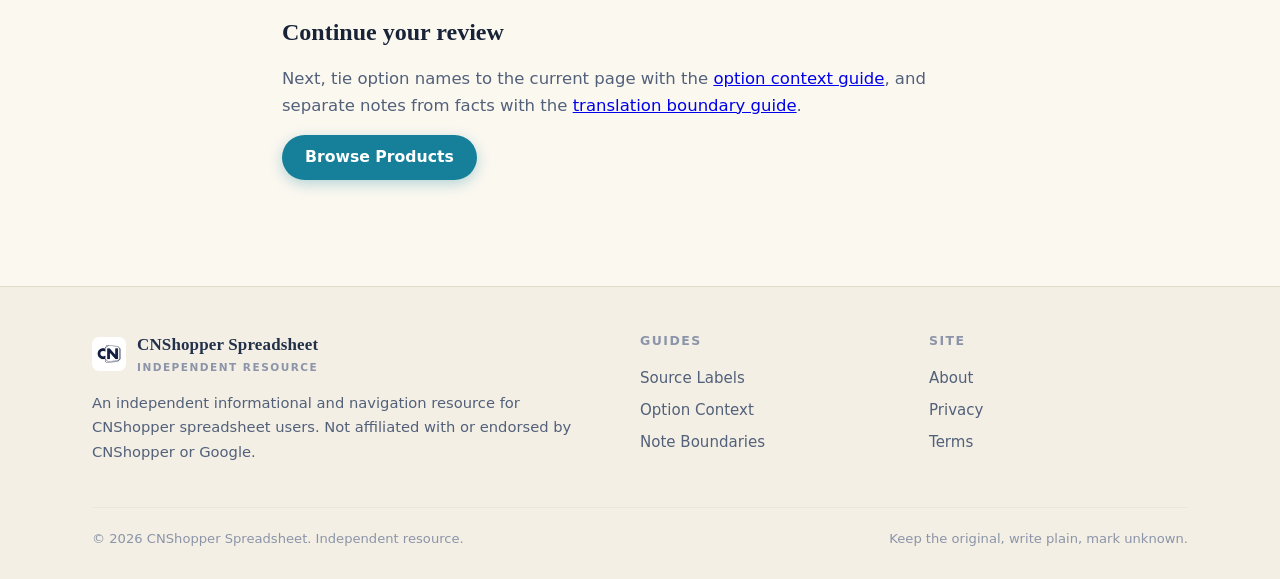
<file: source-label-guide/index.html>
<!DOCTYPE html>
<html lang="en">
<head>
  <meta charset="UTF-8">
  <meta name="viewport" content="width=device-width, initial-scale=1.0">
  <title>Source Label Guide | CNShopper Spreadsheet</title>
  <meta name="description" content="Keep the visible label and its source position when reading a CNShopper spreadsheet, and avoid expanding the meaning when you are unsure.">
  <link rel="canonical" href="https://repglide.github.io/cnshopper-spreadsheet/source-label-guide/">
  <link rel="icon" type="image/png" href="../assets/images/favicon.png">
  <link rel="stylesheet" href="../assets/css/styles.css">

  <meta property="og:type" content="article">
  <meta property="og:url" content="https://repglide.github.io/cnshopper-spreadsheet/source-label-guide/">
  <meta property="og:title" content="Source Label Guide | CNShopper Spreadsheet">
  <meta property="og:description" content="Keep the visible label and its source position when reading a CNShopper spreadsheet, and avoid expanding the meaning when you are unsure.">
  <meta name="twitter:card" content="summary">

  <script type="application/ld+json">
  {
    "@context": "https://schema.org",
    "@graph": [
      { "@type": "WebSite", "@id": "https://repglide.github.io/cnshopper-spreadsheet/#website", "url": "https://repglide.github.io/cnshopper-spreadsheet/", "name": "CNShopper Spreadsheet & Plain-Language Guide" },
      { "@type": "BreadcrumbList", "itemListElement": [
        { "@type": "ListItem", "position": 1, "name": "Home", "item": "https://repglide.github.io/cnshopper-spreadsheet/" },
        { "@type": "ListItem", "position": 2, "name": "Source Label Guide", "item": "https://repglide.github.io/cnshopper-spreadsheet/source-label-guide/" }
      ]},
      { "@type": "Article", "@id": "https://repglide.github.io/cnshopper-spreadsheet/source-label-guide/#article", "headline": "Source Label Guide", "description": "Keep the visible label and its source position when reading a CNShopper spreadsheet, and avoid expanding the meaning when you are unsure.", "isPartOf": { "@id": "https://repglide.github.io/cnshopper-spreadsheet/#website" } }
    ]
  }
  </script>
</head>
<body>
  <a href="#main-content" class="skip-link">Skip to main content</a>

  <header class="site-header">
    <div class="container header-inner">
      <a href="../index.html" class="brand" aria-label="CNShopper Spreadsheet Home">
        <img src="../assets/images/logo.png" alt="CNShopper logo" width="34" height="34">
        <span class="brand-name">CNShopper Spreadsheet<small>Independent Resource</small></span>
      </a>
      <button class="mobile-nav-toggle" aria-expanded="false" aria-label="Toggle navigation menu">
        <svg viewBox="0 0 24 24" fill="none" stroke="currentColor" stroke-width="2" width="22" height="22"><line x1="3" y1="6" x2="21" y2="6"></line><line x1="3" y1="12" x2="21" y2="12"></line><line x1="3" y1="18" x2="21" y2="18"></line></svg>
      </button>
      <nav class="main-nav" aria-label="Primary Navigation">
        <ul>
          <li><a href="../index.html">Home</a></li>
          <li><a href="../source-label-guide/" class="active">Source Labels</a></li>
          <li><a href="../option-context-guide/">Option Context</a></li>
          <li><a href="../translation-boundary-guide/">Note Boundaries</a></li>
          <li><a href="../about/">About</a></li>
        </ul>
      </nav>
    </div>
  </header>

  <main id="main-content">
    <section class="page-hero">
      <div class="container">
        <a class="back-link" href="../index.html">← Back to Home</a>
        <h1>Source Label Guide</h1>
        <p>Keep the visible label and its source position, and avoid expanding the meaning when you are unsure.</p>
      </div>
    </section>

    <div class="article-body">
      <h2>The original wording is the evidence</h2>
      <p>Every label on a sheet or target page has a visible wording and a place where it appeared. Both matter. When you only keep your impression of a label, you have already begun rewriting it — and a rewritten label can no longer be checked against its source.</p>

      <h2>Step 1 — Preserve the exact wording</h2>
      <p>Copy the label exactly as it is shown, including any abbreviation, capitalization, or phrasing that looks odd. An unfamiliar term is a signal to slow down, not a cue to substitute a familiar one.</p>

      <h2>Step 2 — Note the source position</h2>
      <p>Record where the label came from: the sheet row, the category page, the listing title, the option selector. A label only means something in the place it was found. The same words in a different position can mean a different thing.</p>

      <h2>Step 3 — Hold back from expanding</h2>
      <p>When you are unsure, do not enlarge the meaning. A label that shows a single word should not quietly grow into a full description. If you must add an interpretation, write it as a separate note — never as a replacement for the original.</p>

      <div class="parallel-rule"><strong>Parallel rule</strong>Original wording and your note sit side by side and never merge. The note explains how you read it; the original remains the evidence.</div>

      <div class="margin-note-inline"><span class="qmark">!</span>Margin note: an abbreviation you are unsure of is an unknown to mark, not a meaning to assume.</div>

      <h2>A worked reading</h2>
      <ol>
        <li><strong>Visible label:</strong> kept exactly as it appears, including the abbreviation.</li>
        <li><strong>Source position:</strong> noted as the listing title or the option selector.</li>
        <li><strong>Plain note:</strong> a cautious restatement, clearly flagged as a reading aid.</li>
        <li><strong>Unknown:</strong> the ambiguous part left in its own marked space.</li>
      </ol>
      <p class="example-flag">Reading example — not translation output, product verification, or a saved note.</p>

      <h2>Continue your review</h2>
      <p>Next, tie option names to the current page with the <a href="../option-context-guide/">option context guide</a>, and separate notes from facts with the <a href="../translation-boundary-guide/">translation boundary guide</a>.</p>
      <p><a href="https://repglide.com/?agent=cnshopper" class="btn btn-primary" target="_blank" rel="nofollow noopener">Browse Products</a></p>
    </div>
  </main>

  <footer class="site-footer">
    <div class="container">
      <div class="footer-grid">
        <div class="footer-brand">
          <a href="../index.html" class="brand" aria-label="CNShopper Spreadsheet Home">
            <img src="../assets/images/logo.png" alt="CNShopper logo" width="30" height="30">
            <span class="brand-name">CNShopper Spreadsheet<small>Independent Resource</small></span>
          </a>
          <p>An independent informational and navigation resource for CNShopper spreadsheet users. Not affiliated with or endorsed by CNShopper or Google.</p>
        </div>
        <div class="footer-col">
          <h4>Guides</h4>
          <ul>
            <li><a href="../source-label-guide/">Source Labels</a></li>
            <li><a href="../option-context-guide/">Option Context</a></li>
            <li><a href="../translation-boundary-guide/">Note Boundaries</a></li>
          </ul>
        </div>
        <div class="footer-col">
          <h4>Site</h4>
          <ul>
            <li><a href="../about/">About</a></li>
            <li><a href="../privacy/">Privacy</a></li>
            <li><a href="../terms/">Terms</a></li>
          </ul>
        </div>
      </div>
      <div class="footer-bottom">
        <span>&copy; <span id="year">2026</span> CNShopper Spreadsheet. Independent resource.</span>
        <span>Keep the original, write plain, mark unknown.</span>
      </div>
    </div>
  </footer>

  <script src="../assets/js/main.js"></script>
</body>
</html>
</file>
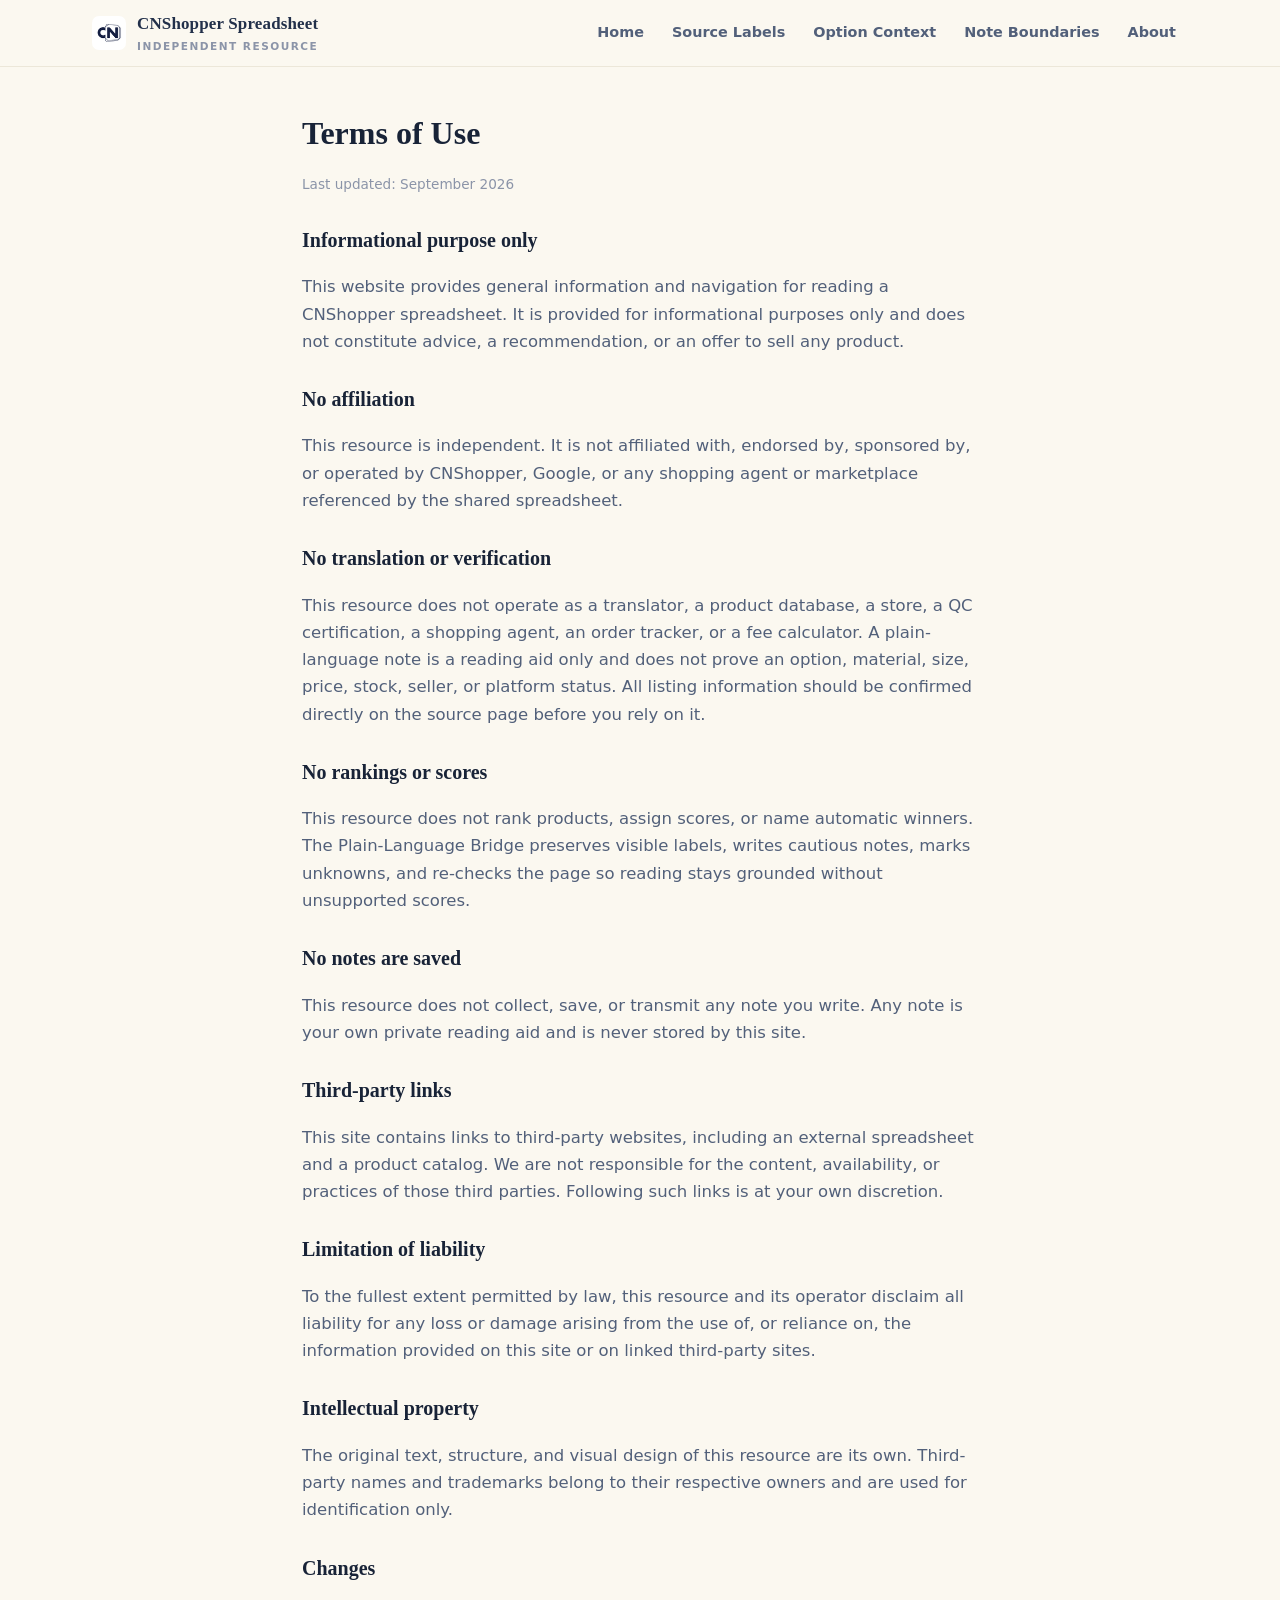
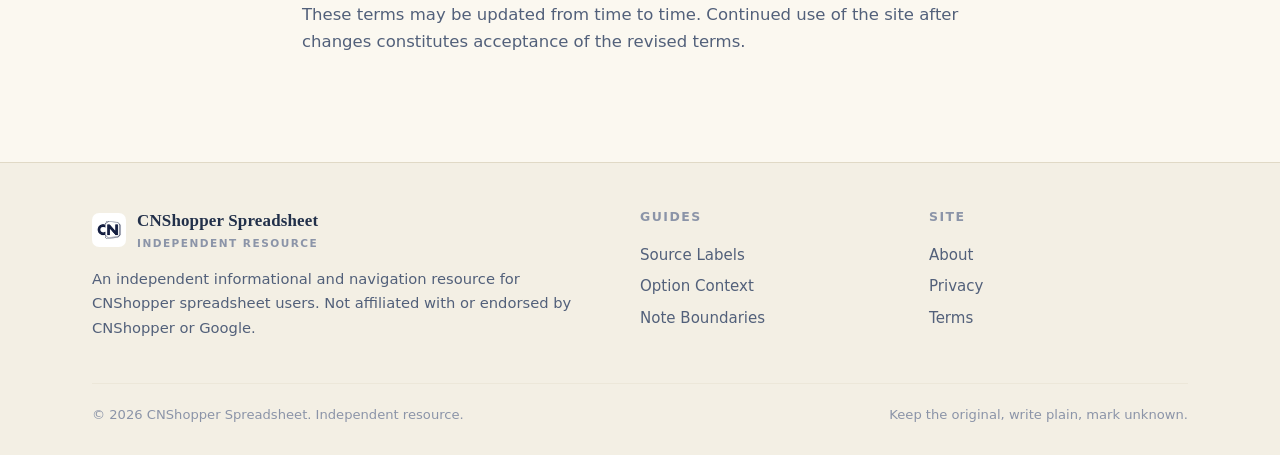
<file: terms/index.html>
<!DOCTYPE html>
<html lang="en">
<head>
  <meta charset="UTF-8">
  <meta name="viewport" content="width=device-width, initial-scale=1.0">
  <title>Terms of Use | CNShopper Spreadsheet</title>
  <meta name="description" content="Terms of use for the CNShopper Spreadsheet independent resource.">
  <link rel="canonical" href="https://repglide.github.io/cnshopper-spreadsheet/terms/">
  <link rel="icon" type="image/png" href="../assets/images/favicon.png">
  <link rel="stylesheet" href="../assets/css/styles.css">
  <meta name="robots" content="index, follow">
</head>
<body>
  <a href="#main-content" class="skip-link">Skip to main content</a>

  <header class="site-header">
    <div class="container header-inner">
      <a href="../index.html" class="brand" aria-label="CNShopper Spreadsheet Home">
        <img src="../assets/images/logo.png" alt="CNShopper logo" width="34" height="34">
        <span class="brand-name">CNShopper Spreadsheet<small>Independent Resource</small></span>
      </a>
      <button class="mobile-nav-toggle" aria-expanded="false" aria-label="Toggle navigation menu">
        <svg viewBox="0 0 24 24" fill="none" stroke="currentColor" stroke-width="2" width="22" height="22"><line x1="3" y1="6" x2="21" y2="6"></line><line x1="3" y1="12" x2="21" y2="12"></line><line x1="3" y1="18" x2="21" y2="18"></line></svg>
      </button>
      <nav class="main-nav" aria-label="Primary Navigation">
        <ul>
          <li><a href="../index.html">Home</a></li>
          <li><a href="../source-label-guide/">Source Labels</a></li>
          <li><a href="../option-context-guide/">Option Context</a></li>
          <li><a href="../translation-boundary-guide/">Note Boundaries</a></li>
          <li><a href="../about/">About</a></li>
        </ul>
      </nav>
    </div>
  </header>

  <main id="main-content">
    <div class="legal-body">
      <h1>Terms of Use</h1>
      <p class="legal-date">Last updated: September 2026</p>

      <h2>Informational purpose only</h2>
      <p>This website provides general information and navigation for reading a CNShopper spreadsheet. It is provided for informational purposes only and does not constitute advice, a recommendation, or an offer to sell any product.</p>

      <h2>No affiliation</h2>
      <p>This resource is independent. It is not affiliated with, endorsed by, sponsored by, or operated by CNShopper, Google, or any shopping agent or marketplace referenced by the shared spreadsheet.</p>

      <h2>No translation or verification</h2>
      <p>This resource does not operate as a translator, a product database, a store, a QC certification, a shopping agent, an order tracker, or a fee calculator. A plain-language note is a reading aid only and does not prove an option, material, size, price, stock, seller, or platform status. All listing information should be confirmed directly on the source page before you rely on it.</p>

      <h2>No rankings or scores</h2>
      <p>This resource does not rank products, assign scores, or name automatic winners. The Plain-Language Bridge preserves visible labels, writes cautious notes, marks unknowns, and re-checks the page so reading stays grounded without unsupported scores.</p>

      <h2>No notes are saved</h2>
      <p>This resource does not collect, save, or transmit any note you write. Any note is your own private reading aid and is never stored by this site.</p>

      <h2>Third-party links</h2>
      <p>This site contains links to third-party websites, including an external spreadsheet and a product catalog. We are not responsible for the content, availability, or practices of those third parties. Following such links is at your own discretion.</p>

      <h2>Limitation of liability</h2>
      <p>To the fullest extent permitted by law, this resource and its operator disclaim all liability for any loss or damage arising from the use of, or reliance on, the information provided on this site or on linked third-party sites.</p>

      <h2>Intellectual property</h2>
      <p>The original text, structure, and visual design of this resource are its own. Third-party names and trademarks belong to their respective owners and are used for identification only.</p>

      <h2>Changes</h2>
      <p>These terms may be updated from time to time. Continued use of the site after changes constitutes acceptance of the revised terms.</p>
    </div>
  </main>

  <footer class="site-footer">
    <div class="container">
      <div class="footer-grid">
        <div class="footer-brand">
          <a href="../index.html" class="brand" aria-label="CNShopper Spreadsheet Home">
            <img src="../assets/images/logo.png" alt="CNShopper logo" width="30" height="30">
            <span class="brand-name">CNShopper Spreadsheet<small>Independent Resource</small></span>
          </a>
          <p>An independent informational and navigation resource for CNShopper spreadsheet users. Not affiliated with or endorsed by CNShopper or Google.</p>
        </div>
        <div class="footer-col">
          <h4>Guides</h4>
          <ul>
            <li><a href="../source-label-guide/">Source Labels</a></li>
            <li><a href="../option-context-guide/">Option Context</a></li>
            <li><a href="../translation-boundary-guide/">Note Boundaries</a></li>
          </ul>
        </div>
        <div class="footer-col">
          <h4>Site</h4>
          <ul>
            <li><a href="../about/">About</a></li>
            <li><a href="../privacy/">Privacy</a></li>
            <li><a href="../terms/">Terms</a></li>
          </ul>
        </div>
      </div>
      <div class="footer-bottom">
        <span>&copy; <span id="year">2026</span> CNShopper Spreadsheet. Independent resource.</span>
        <span>Keep the original, write plain, mark unknown.</span>
      </div>
    </div>
  </footer>

  <script src="../assets/js/main.js"></script>
</body>
</html>
</file>
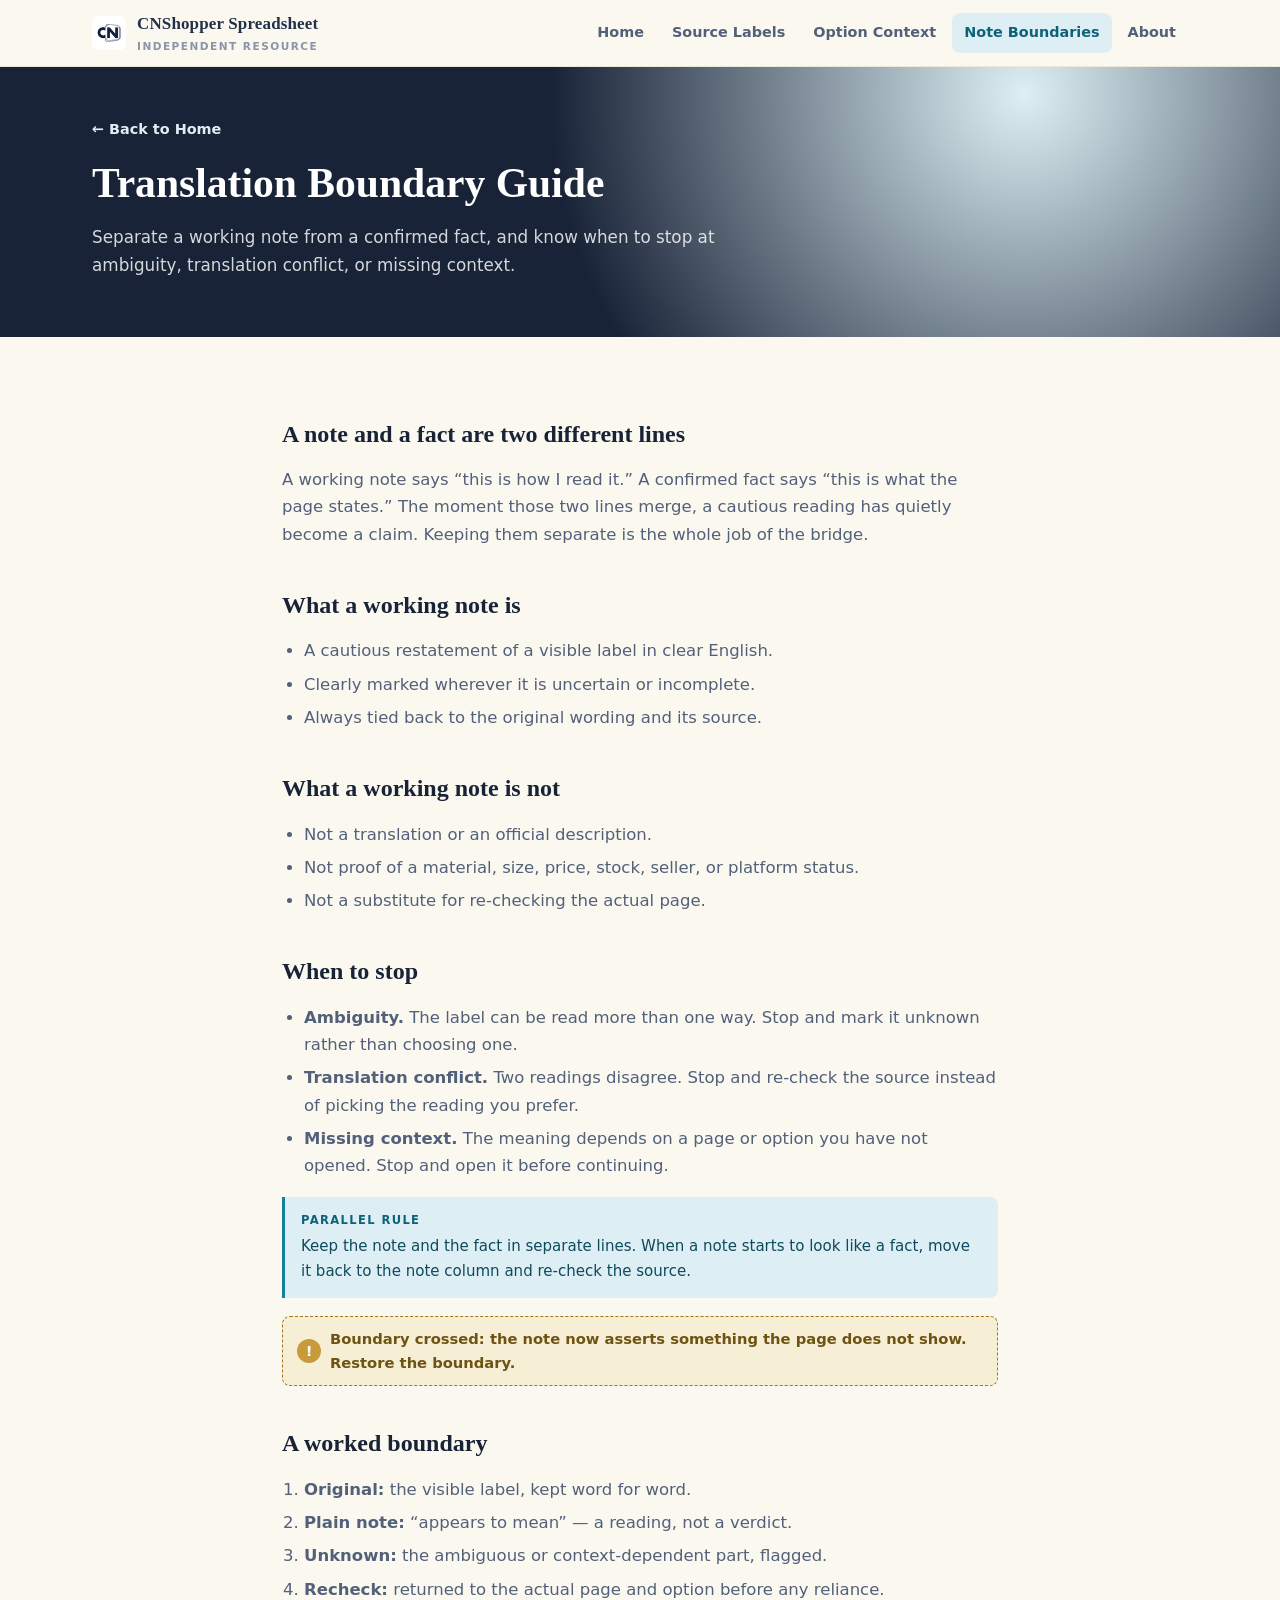
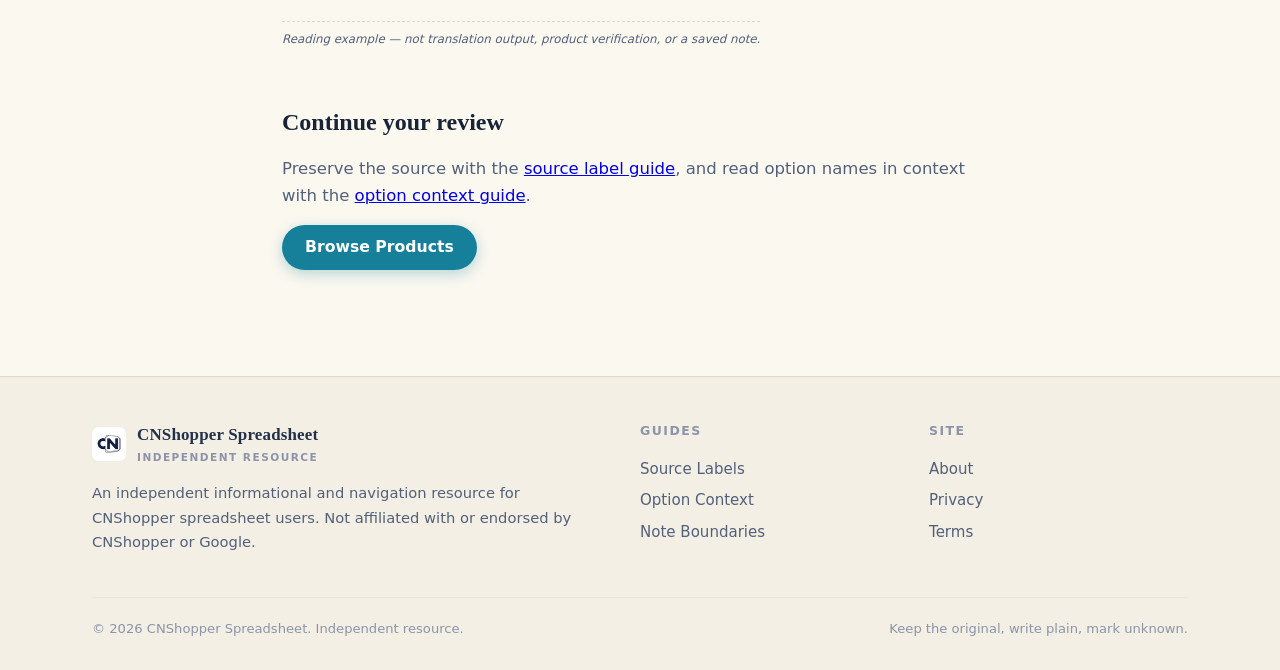
<file: translation-boundary-guide/index.html>
<!DOCTYPE html>
<html lang="en">
<head>
  <meta charset="UTF-8">
  <meta name="viewport" content="width=device-width, initial-scale=1.0">
  <title>Translation Boundary Guide | CNShopper Spreadsheet</title>
  <meta name="description" content="Separate a working note from a confirmed fact, and know when to stop at ambiguity, translation conflict, or missing context.">
  <link rel="canonical" href="https://repglide.github.io/cnshopper-spreadsheet/translation-boundary-guide/">
  <link rel="icon" type="image/png" href="../assets/images/favicon.png">
  <link rel="stylesheet" href="../assets/css/styles.css">

  <meta property="og:type" content="article">
  <meta property="og:url" content="https://repglide.github.io/cnshopper-spreadsheet/translation-boundary-guide/">
  <meta property="og:title" content="Translation Boundary Guide | CNShopper Spreadsheet">
  <meta property="og:description" content="Separate a working note from a confirmed fact, and know when to stop at ambiguity, translation conflict, or missing context.">
  <meta name="twitter:card" content="summary">

  <script type="application/ld+json">
  {
    "@context": "https://schema.org",
    "@graph": [
      { "@type": "WebSite", "@id": "https://repglide.github.io/cnshopper-spreadsheet/#website", "url": "https://repglide.github.io/cnshopper-spreadsheet/", "name": "CNShopper Spreadsheet & Plain-Language Guide" },
      { "@type": "BreadcrumbList", "itemListElement": [
        { "@type": "ListItem", "position": 1, "name": "Home", "item": "https://repglide.github.io/cnshopper-spreadsheet/" },
        { "@type": "ListItem", "position": 2, "name": "Translation Boundary Guide", "item": "https://repglide.github.io/cnshopper-spreadsheet/translation-boundary-guide/" }
      ]},
      { "@type": "Article", "@id": "https://repglide.github.io/cnshopper-spreadsheet/translation-boundary-guide/#article", "headline": "Translation Boundary Guide", "description": "Separate a working note from a confirmed fact, and know when to stop at ambiguity, translation conflict, or missing context.", "isPartOf": { "@id": "https://repglide.github.io/cnshopper-spreadsheet/#website" } }
    ]
  }
  </script>
</head>
<body>
  <a href="#main-content" class="skip-link">Skip to main content</a>

  <header class="site-header">
    <div class="container header-inner">
      <a href="../index.html" class="brand" aria-label="CNShopper Spreadsheet Home">
        <img src="../assets/images/logo.png" alt="CNShopper logo" width="34" height="34">
        <span class="brand-name">CNShopper Spreadsheet<small>Independent Resource</small></span>
      </a>
      <button class="mobile-nav-toggle" aria-expanded="false" aria-label="Toggle navigation menu">
        <svg viewBox="0 0 24 24" fill="none" stroke="currentColor" stroke-width="2" width="22" height="22"><line x1="3" y1="6" x2="21" y2="6"></line><line x1="3" y1="12" x2="21" y2="12"></line><line x1="3" y1="18" x2="21" y2="18"></line></svg>
      </button>
      <nav class="main-nav" aria-label="Primary Navigation">
        <ul>
          <li><a href="../index.html">Home</a></li>
          <li><a href="../source-label-guide/">Source Labels</a></li>
          <li><a href="../option-context-guide/">Option Context</a></li>
          <li><a href="../translation-boundary-guide/" class="active">Note Boundaries</a></li>
          <li><a href="../about/">About</a></li>
        </ul>
      </nav>
    </div>
  </header>

  <main id="main-content">
    <section class="page-hero">
      <div class="container">
        <a class="back-link" href="../index.html">← Back to Home</a>
        <h1>Translation Boundary Guide</h1>
        <p>Separate a working note from a confirmed fact, and know when to stop at ambiguity, translation conflict, or missing context.</p>
      </div>
    </section>

    <div class="article-body">
      <h2>A note and a fact are two different lines</h2>
      <p>A working note says &ldquo;this is how I read it.&rdquo; A confirmed fact says &ldquo;this is what the page states.&rdquo; The moment those two lines merge, a cautious reading has quietly become a claim. Keeping them separate is the whole job of the bridge.</p>

      <h2>What a working note is</h2>
      <ul>
        <li>A cautious restatement of a visible label in clear English.</li>
        <li>Clearly marked wherever it is uncertain or incomplete.</li>
        <li>Always tied back to the original wording and its source.</li>
      </ul>

      <h2>What a working note is not</h2>
      <ul>
        <li>Not a translation or an official description.</li>
        <li>Not proof of a material, size, price, stock, seller, or platform status.</li>
        <li>Not a substitute for re-checking the actual page.</li>
      </ul>

      <h2>When to stop</h2>
      <ul>
        <li><strong>Ambiguity.</strong> The label can be read more than one way. Stop and mark it unknown rather than choosing one.</li>
        <li><strong>Translation conflict.</strong> Two readings disagree. Stop and re-check the source instead of picking the reading you prefer.</li>
        <li><strong>Missing context.</strong> The meaning depends on a page or option you have not opened. Stop and open it before continuing.</li>
      </ul>

      <div class="parallel-rule"><strong>Parallel rule</strong>Keep the note and the fact in separate lines. When a note starts to look like a fact, move it back to the note column and re-check the source.</div>

      <div class="margin-note-inline"><span class="qmark">!</span>Boundary crossed: the note now asserts something the page does not show. Restore the boundary.</div>

      <h2>A worked boundary</h2>
      <ol>
        <li><strong>Original:</strong> the visible label, kept word for word.</li>
        <li><strong>Plain note:</strong> &ldquo;appears to mean&rdquo; — a reading, not a verdict.</li>
        <li><strong>Unknown:</strong> the ambiguous or context-dependent part, flagged.</li>
        <li><strong>Recheck:</strong> returned to the actual page and option before any reliance.</li>
      </ol>
      <p class="example-flag">Reading example — not translation output, product verification, or a saved note.</p>

      <h2>Continue your review</h2>
      <p>Preserve the source with the <a href="../source-label-guide/">source label guide</a>, and read option names in context with the <a href="../option-context-guide/">option context guide</a>.</p>
      <p><a href="https://repglide.com/?agent=cnshopper" class="btn btn-primary" target="_blank" rel="nofollow noopener">Browse Products</a></p>
    </div>
  </main>

  <footer class="site-footer">
    <div class="container">
      <div class="footer-grid">
        <div class="footer-brand">
          <a href="../index.html" class="brand" aria-label="CNShopper Spreadsheet Home">
            <img src="../assets/images/logo.png" alt="CNShopper logo" width="30" height="30">
            <span class="brand-name">CNShopper Spreadsheet<small>Independent Resource</small></span>
          </a>
          <p>An independent informational and navigation resource for CNShopper spreadsheet users. Not affiliated with or endorsed by CNShopper or Google.</p>
        </div>
        <div class="footer-col">
          <h4>Guides</h4>
          <ul>
            <li><a href="../source-label-guide/">Source Labels</a></li>
            <li><a href="../option-context-guide/">Option Context</a></li>
            <li><a href="../translation-boundary-guide/">Note Boundaries</a></li>
          </ul>
        </div>
        <div class="footer-col">
          <h4>Site</h4>
          <ul>
            <li><a href="../about/">About</a></li>
            <li><a href="../privacy/">Privacy</a></li>
            <li><a href="../terms/">Terms</a></li>
          </ul>
        </div>
      </div>
      <div class="footer-bottom">
        <span>&copy; <span id="year">2026</span> CNShopper Spreadsheet. Independent resource.</span>
        <span>Keep the original, write plain, mark unknown.</span>
      </div>
    </div>
  </footer>

  <script src="../assets/js/main.js"></script>
</body>
</html>
</file>
<file: assets/css/styles.css>
/* ==========================================================================
   CNShopper Spreadsheet — Plain-Language Bridge / Parallel Margins theme
   Warm paper white · deep ink blue · teal-blue accent · coral orange ·
   soft emerald green · ochre yellow
   Signatures: parallel rule, margin note, bridge line, uncertain bracket,
   glossary tab, proof mark
   ========================================================================== */

:root {
  /* palette */
  --paper:      #FBF8F0;
  --paper-2:    #F3EFE4;
  --paper-3:    #E9E2D1;
  --card:       #FFFEFA;
  --ink:        #22304A;
  --ink-2:      #182337;
  --ink-soft:   #52607A;
  --ink-faint:  #8B94A8;
  --bridge:     #16809A;
  --bridge-d:   #0E6278;
  --bridge-s:   #DDEFF4;
  --coral:      #E5694A;
  --coral-d:    #C04E33;
  --coral-s:    #FBE5DD;
  --jade:       #4FA98A;
  --jade-d:     #378A6F;
  --jade-s:     #DFF0E9;
  --ochre:      #C89A3C;
  --ochre-d:    #A0771F;
  --ochre-s:    #F7EED6;
  --line:       #E0D9C6;
  --line-soft:  #ECE7D9;

  /* typography */
  --serif: Georgia, 'Times New Roman', Times, serif;
  --sans: system-ui, -apple-system, 'Segoe UI', Roboto, Helvetica, Arial, sans-serif;
  --mono: ui-monospace, SFMono-Regular, 'SF Mono', Menlo, Consolas, monospace;

  /* geometry */
  --radius: 14px;
  --radius-sm: 8px;
  --container: 1140px;
  --shadow-sm: 0 1px 2px rgba(34, 48, 74, 0.05), 0 2px 8px rgba(34, 48, 74, 0.06);
  --shadow-md: 0 4px 14px rgba(34, 48, 74, 0.10), 0 12px 32px rgba(34, 48, 74, 0.08);
}

* { box-sizing: border-box; }
html { scroll-behavior: smooth; -webkit-text-size-adjust: 100%; }

body {
  margin: 0;
  font-family: var(--sans);
  font-size: 16.5px;
  line-height: 1.65;
  color: var(--ink);
  background: var(--paper);
  -webkit-font-smoothing: antialiased;
  text-rendering: optimizeLegibility;
}

/* ---------- accessibility ---------- */
.skip-link { position: absolute; left: -9999px; top: 0; background: var(--ink); color: #fff; padding: 10px 16px; z-index: 200; border-radius: 0 0 var(--radius-sm) 0; }
.skip-link:focus { left: 0; }
:focus-visible { outline: 3px solid var(--bridge); outline-offset: 2px; border-radius: 3px; }
.visually-hidden { position: absolute !important; width: 1px; height: 1px; margin: -1px; padding: 0; border: 0; overflow: hidden; clip: rect(0 0 0 0); white-space: nowrap; }

/* ---------- layout ---------- */
.container { max-width: var(--container); margin: 0 auto; padding: 0 22px; }

/* ---------- header ---------- */
.site-header { position: sticky; top: 0; z-index: 100; background: rgba(251, 248, 240, 0.92); backdrop-filter: saturate(140%) blur(8px); border-bottom: 1px solid var(--line-soft); }
.header-inner { display: flex; align-items: center; gap: 20px; height: 66px; }
.brand { display: flex; align-items: center; gap: 11px; text-decoration: none; color: var(--ink); }
.brand img { width: 34px; height: 34px; display: block; border-radius: 7px; }
.brand-name { font-family: var(--serif); font-weight: 700; font-size: 1.06rem; letter-spacing: 0.01em; }
.brand-name small { display: block; font-family: var(--sans); font-weight: 600; font-size: 0.66rem; color: var(--ink-faint); letter-spacing: 0.14em; text-transform: uppercase; }

.main-nav { margin-left: auto; }
.main-nav ul { display: flex; align-items: center; gap: 4px; list-style: none; margin: 0; padding: 0; }
.main-nav a { display: block; padding: 8px 12px; text-decoration: none; color: var(--ink-soft); font-weight: 600; font-size: 0.9rem; border-radius: var(--radius-sm); }
.main-nav a:hover { background: var(--paper-2); color: var(--ink); }
.main-nav a.active { color: var(--bridge-d); background: var(--bridge-s); }

.mobile-nav-toggle { display: none; margin-left: auto; width: 44px; height: 44px; border: 1px solid var(--line); background: #fff; border-radius: var(--radius-sm); cursor: pointer; color: var(--ink); }
.mobile-nav-toggle svg { display: block; margin: 0 auto; }

@media (max-width: 860px) {
  .main-nav { display: none; }
  .mobile-nav-toggle { display: block; }
  .main-nav.open { display: block; position: absolute; left: 0; right: 0; top: 66px; background: #fff; border-bottom: 1px solid var(--line); box-shadow: var(--shadow-md); }
  .main-nav.open ul { flex-direction: column; align-items: stretch; gap: 2px; padding: 8px; }
  .main-nav.open a { padding: 12px 14px; }
}

/* ---------- buttons ---------- */
.btn { display: inline-flex; align-items: center; justify-content: center; gap: 8px; padding: 12px 22px; border-radius: 999px; text-decoration: none; font-weight: 700; font-size: 0.98rem; line-height: 1.2; border: 1.5px solid transparent; transition: transform 0.12s ease, box-shadow 0.12s ease, background 0.12s ease; }
.btn:active { transform: translateY(1px); }
.btn-primary { background: var(--bridge); color: #fff; box-shadow: 0 4px 14px rgba(22, 128, 154, 0.30); }
.btn-primary:hover { background: var(--bridge-d); box-shadow: 0 6px 18px rgba(22, 128, 154, 0.38); }
.btn-secondary { background: #fff; color: var(--ink); border-color: var(--line); box-shadow: var(--shadow-sm); }
.btn-secondary:hover { border-color: var(--ink-soft); background: #fff; }
.btn-sm { padding: 9px 16px; font-size: 0.88rem; }

/* ---------- hero ---------- */
.hero-section { padding: 56px 0 44px; position: relative; overflow: hidden; background: radial-gradient(circle at 85% 8%, var(--bridge-s) 0, transparent 42%), radial-gradient(circle at 6% 92%, var(--jade-s) 0, transparent 40%); }
.hero-grid { display: grid; grid-template-columns: 1.05fr 0.95fr; gap: 44px; align-items: center; }
.hero-badge { display: inline-block; padding: 5px 13px; border-radius: 999px; background: var(--bridge-s); color: var(--bridge-d); font-weight: 700; font-size: 0.76rem; letter-spacing: 0.08em; text-transform: uppercase; }
.hero-title { font-family: var(--serif); font-size: clamp(2.05rem, 4.6vw, 3.1rem); line-height: 1.12; color: var(--ink-2); margin: 18px 0 16px; font-weight: 700; }
.hero-title em { font-style: normal; color: var(--bridge); }
.hero-description { font-size: 1.08rem; color: var(--ink-soft); max-width: 34em; margin: 0 0 26px; }
.hero-actions { display: flex; flex-wrap: wrap; gap: 12px; }

/* hero: three parallel text columns (Original / Plain / Unknown) */
.hero-visual { position: relative; display: flex; justify-content: center; }
.bridge-hero {
  position: relative; width: 330px; padding: 18px;
  background:
    radial-gradient(circle at 12px 12px, var(--paper-3) 2px, transparent 2.4px),
    var(--card);
  background-size: auto, auto;
  border: 1px solid var(--line);
  border-radius: 16px;
  box-shadow: var(--shadow-md);
}
/* faint ruled lines like a notepage */
.bridge-hero::before {
  content: ""; position: absolute; inset: 18px;
  background: repeating-linear-gradient(0deg, transparent 0 22px, rgba(34,48,74,0.05) 22px 23px);
  border-radius: 10px; pointer-events: none;
}
.bridge-cols { position: relative; display: grid; grid-template-columns: 1fr 1fr 1fr; gap: 10px; }

.bridge-col { position: relative; background: var(--card); border: 1px solid var(--line); border-radius: 8px; padding: 12px 9px 10px; display: flex; flex-direction: column; gap: 6px; }
.bridge-col .bc-label { font-family: var(--mono); font-size: 0.56rem; font-weight: 800; letter-spacing: 0.08em; text-transform: uppercase; }
.bridge-col.col-orig { border-top: 3px solid var(--bridge); }
.bridge-col.col-orig .bc-label { color: var(--bridge-d); }
.bridge-col.col-plain { border-top: 3px solid var(--jade); }
.bridge-col.col-plain .bc-label { color: var(--jade-d); }
.bridge-col.col-unknown { border-top: 3px solid var(--coral); }
.bridge-col.col-unknown .bc-label { color: var(--coral-d); }

/* abstract text blocks (skeleton bars, no fake text) */
.txt-bar { display: block; height: 5px; border-radius: 2px; background: var(--paper-3); }
.txt-bar.w80 { width: 80%; }
.txt-bar.w60 { width: 60%; }
.txt-bar.w90 { width: 90%; }
.txt-bar.w70 { width: 70%; }
.txt-bar.w85 { width: 85%; }
.txt-bar.w50 { width: 50%; }
.txt-bar.w40 { width: 40%; }

/* bridge line connecting the columns */
.bridge-line { position: absolute; left: 12%; right: 12%; top: 46%; height: 0; border-top: 1.5px dashed var(--bridge); opacity: 0.5; pointer-events: none; }
.bridge-line::after { content: ""; position: absolute; right: -4px; top: -4px; width: 8px; height: 8px; border-radius: 50%; background: var(--bridge); }

/* uncertain bracket in the unknown column */
.uncertain-bracket { display: inline-flex; align-items: center; justify-content: center; width: 22px; height: 22px; border: 1.5px dashed var(--coral); border-radius: 50%; color: var(--coral-d); font-family: var(--mono); font-weight: 800; font-size: 0.7rem; }

/* margin note on the side */
.margin-note { position: absolute; right: -8px; top: 12px; writing-mode: vertical-rl; font-family: var(--mono); font-size: 0.55rem; font-weight: 700; letter-spacing: 0.14em; text-transform: uppercase; color: var(--ochre-d); }

@media (max-width: 860px) {
  .hero-grid { grid-template-columns: 1fr; gap: 26px; }
  .hero-section { padding-top: 34px; }
  .bridge-hero { width: 100%; max-width: 340px; }
}

/* ---------- section scaffolding ---------- */
.section { padding: 46px 0; }
.section-alt { background: var(--paper-2); }
.section-header { max-width: 680px; margin: 0 auto 34px; text-align: center; }
.eyebrow { display: inline-block; font-size: 0.76rem; font-weight: 700; letter-spacing: 0.14em; text-transform: uppercase; color: var(--bridge-d); }
.section-title { font-family: var(--serif); font-size: clamp(1.6rem, 3.4vw, 2.15rem); color: var(--ink-2); margin: 10px 0 12px; line-height: 1.2; }
.section-lead { color: var(--ink-soft); font-size: 1.02rem; margin: 0; }

/* ---------- category grid (glossary divider cards) ---------- */
.categories-section { padding-top: 10px; }
.cat-grid { display: grid; grid-template-columns: repeat(4, 1fr); gap: 14px; }
.cat-card {
  position: relative; display: flex; flex-direction: column; gap: 9px;
  background: var(--card); border: 1px solid var(--line); border-left: 4px double var(--bridge);
  border-radius: var(--radius); padding: 17px 16px 14px; text-decoration: none; color: var(--ink);
  box-shadow: var(--shadow-sm); transition: transform 0.14s ease, box-shadow 0.14s ease, border-color 0.14s ease;
}
.cat-card:hover { transform: translateY(-3px); box-shadow: var(--shadow-md); border-color: var(--bridge); }
/* glossary tab at the top */
.cat-card::before { content: ""; position: absolute; top: -1px; left: 16px; width: 34px; height: 8px; background: var(--bridge); border-radius: 3px 3px 0 0; opacity: 0.85; }
.cat-top { display: flex; align-items: flex-start; justify-content: space-between; }
.cat-code { font-family: var(--mono); font-size: 0.72rem; color: var(--ink-faint); letter-spacing: 0.06em; }
.cat-spec { font-family: var(--serif); font-size: 1.5rem; font-weight: 800; color: var(--ink-2); line-height: 1; }
.cat-icon { width: 28px; height: 28px; color: var(--bridge-d); }
.cat-icon svg { width: 100%; height: 100%; }
.cat-name { font-weight: 700; color: var(--ink-2); font-size: 0.97rem; line-height: 1.3; }
.cat-card .cat-arrow { margin-top: auto; font-size: 0.8rem; font-weight: 700; color: var(--bridge-d); }

@media (max-width: 900px) {
  .cat-grid { grid-template-columns: repeat(2, 1fr); gap: 12px; }
  .cat-card { padding: 15px 13px 12px; }
}

/* ---------- Keep Original / Write Plain / Mark Unknown (bridge columns) ---------- */
.bridge-method { display: grid; grid-template-columns: repeat(3, 1fr); gap: 14px; }
.bm-step {
  position: relative; background: var(--card); border: 1px solid var(--line);
  border-radius: var(--radius); padding: 22px 20px 20px; box-shadow: var(--shadow-sm);
}
.bm-step .bm-num { display: inline-block; font-family: var(--mono); font-size: 0.72rem; font-weight: 800; letter-spacing: 0.1em; text-transform: uppercase; }
.bm-step h3 { font-family: var(--serif); font-size: 1.18rem; color: var(--ink-2); margin: 8px 0 8px; }
.bm-step p { color: var(--ink-soft); font-size: 0.94rem; margin: 0; }
.bm-step.bm-orig { border-top: 4px solid var(--bridge); }
.bm-step.bm-orig .bm-num { color: var(--bridge-d); }
.bm-step.bm-plain { border-top: 4px solid var(--jade); }
.bm-step.bm-plain .bm-num { color: var(--jade-d); }
.bm-step.bm-unknown { border-top: 4px solid var(--coral); }
.bm-step.bm-unknown .bm-num { color: var(--coral-d); }
@media (max-width: 760px) { .bridge-method { grid-template-columns: 1fr; } }

/* ---------- a working note is not a product fact (duo grid) ---------- */
.duo-grid { display: grid; grid-template-columns: 1fr 1fr; gap: 14px; }
.duo-col { background: var(--card); border: 1px solid var(--line); border-radius: var(--radius); padding: 20px 22px; }
.duo-col h3 { margin: 0 0 10px; font-size: 1.02rem; display: flex; align-items: center; gap: 9px; color: var(--ink-2); }
.duo-col ul { margin: 0; padding-left: 18px; color: var(--ink-soft); font-size: 0.94rem; }
.duo-col ul li { margin: 6px 0; }
.duo-col .mark { flex: none; width: 22px; height: 22px; border-radius: 5px; display: grid; place-items: center; font-size: 0.78rem; color: #fff; font-family: var(--mono); }
.duo-col.is-a .mark { background: var(--jade); }
.duo-col.is-b .mark { background: var(--coral); }
@media (max-width: 720px) { .duo-grid { grid-template-columns: 1fr; } }

/* ---------- option names need their page (paper-strip static layout) ---------- */
.paper-strips { max-width: 760px; margin: 0 auto; }
details.paper-strip { background: var(--card); border: 1px solid var(--line); border-radius: var(--radius); margin: 10px 0; box-shadow: var(--shadow-sm); overflow: hidden; }
/* perforated paper-strip edge */
details.paper-strip::before { content: ""; display: block; height: 8px; background: radial-gradient(circle at 6px 4px, var(--paper-2) 3px, transparent 3.4px); background-size: 12px 8px; }
details.paper-strip summary { cursor: pointer; list-style: none; padding: 14px 20px; font-weight: 700; color: var(--ink-2); display: flex; align-items: center; justify-content: space-between; gap: 14px; }
details.paper-strip summary::-webkit-details-marker { display: none; }
details.paper-strip summary .ps-tag { font-family: var(--mono); font-size: 0.7rem; font-weight: 800; letter-spacing: 0.08em; text-transform: uppercase; color: var(--bridge-d); background: var(--bridge-s); padding: 3px 8px; border-radius: 4px; }
details.paper-strip summary::after { content: "+"; font-size: 1.4rem; font-weight: 400; color: var(--bridge); line-height: 1; }
details.paper-strip[open] summary::after { content: "–"; }
.paper-strip .ps-body { padding: 0 20px 18px; color: var(--ink-soft); font-size: 0.96rem; }
.paper-strip .ps-body p { margin: 0 0 10px; }

/* ---------- the parallel note card (Visible / Plain / Unknown / Recheck) ---------- */
.note-card { max-width: 780px; margin: 0 auto; background: var(--card); border: 1px solid var(--line); border-radius: 16px; box-shadow: var(--shadow-md); position: relative; overflow: hidden; }
.note-card .nc-head { display: flex; align-items: center; justify-content: space-between; gap: 12px; padding: 16px 22px; background: var(--ink-2); color: #fff; }
.note-card .nc-head .nc-title { font-family: var(--mono); font-size: 0.78rem; font-weight: 800; letter-spacing: 0.12em; text-transform: uppercase; }
.note-card .nc-head .nc-pin { width: 14px; height: 14px; border-radius: 50%; background: var(--bridge); border: 2px solid var(--bridge-d); }
.note-card .nc-rows { padding: 6px 0; }
.note-card .nc-row { display: grid; grid-template-columns: 130px 1fr; gap: 14px; align-items: baseline; padding: 14px 22px; border-top: 1px solid var(--line-soft); }
.note-card .nc-row:first-child { border-top: 0; }
.note-card .nc-label { font-family: var(--mono); font-size: 0.74rem; font-weight: 700; letter-spacing: 0.05em; text-transform: uppercase; }
.note-card .nc-value { font-family: var(--serif); font-size: 1.02rem; color: var(--ink); }
.note-card .nc-row.nc-visible .nc-label { color: var(--bridge-d); }
.note-card .nc-row.nc-plain .nc-label { color: var(--jade-d); }
.note-card .nc-row.nc-unknown .nc-label { color: var(--coral-d); }
.note-card .nc-row.nc-recheck .nc-label { color: var(--ochre-d); }

@media (max-width: 600px) {
  .note-card .nc-row { grid-template-columns: 1fr; gap: 3px; padding: 13px 18px; }
  .note-card .nc-head { padding: 14px 18px; }
}

/* ---------- signatures ---------- */
.parallel-rule { border-left: 3px solid var(--bridge); background: var(--bridge-s); padding: 14px 16px; border-radius: 0 var(--radius-sm) var(--radius-sm) 0; margin: 18px 0; font-size: 0.94rem; color: #0E4A5C; }
.parallel-rule strong { display: block; font-size: 0.72rem; letter-spacing: 0.12em; text-transform: uppercase; margin-bottom: 4px; color: var(--bridge-d); }

.margin-note-inline { display: flex; align-items: center; gap: 9px; padding: 10px 14px; border: 1px dashed var(--ochre-d); border-radius: var(--radius-sm); background: var(--ochre-s); color: #6E5313; font-weight: 600; font-size: 0.92rem; margin: 10px 0; }
.margin-note-inline .qmark { flex: none; width: 24px; height: 24px; border-radius: 50%; background: var(--ochre); color: #fff; display: grid; place-items: center; font-weight: 800; }

/* uncertain bracket span */
.uncertain-bracket-inline { display: inline; border-left: 2px solid var(--coral); border-right: 2px solid var(--coral); padding: 0 5px; color: var(--coral-d); font-style: italic; }

/* proof mark */
.proof-mark { display: inline-flex; align-items: center; gap: 9px; padding: 10px 14px; border: 1px solid var(--jade); border-radius: var(--radius-sm); background: var(--jade-s); color: #1E5C48; font-weight: 600; font-size: 0.92rem; margin: 10px 0; }
.proof-mark .qmark { flex: none; width: 24px; height: 24px; border-radius: 50%; background: var(--jade); color: #fff; display: grid; place-items: center; font-weight: 800; }

.proof-mark.is-open { border-color: var(--coral); background: var(--coral-s); color: #7A2E1A; }
.proof-mark.is-open .qmark { background: var(--coral); }

.example-flag { display: inline-block; margin-top: 14px; font-size: 0.74rem; color: var(--ink-faint); font-style: italic; border-top: 1px dashed var(--line); padding-top: 8px; }

/* ---------- where the bridge stops (stop rules) ---------- */
.stop-list { list-style: none; margin: 0; padding: 0; max-width: 760px; margin-inline: auto; }
.stop-list li { display: flex; gap: 14px; align-items: flex-start; padding: 14px 16px; margin: 10px 0; background: var(--card); border: 1px solid var(--line); border-radius: var(--radius); box-shadow: var(--shadow-sm); }
.stop-list .s-num { flex: none; width: 30px; height: 30px; border-radius: 50%; display: grid; place-items: center; background: var(--coral-s); color: var(--coral); font-weight: 800; font-size: 0.82rem; font-family: var(--mono); }
.stop-list p { margin: 0; color: var(--ink-soft); font-size: 0.96rem; }
.stop-list strong { color: var(--ink-2); }

/* ---------- guide entry cards ---------- */
.guide-grid { display: grid; grid-template-columns: repeat(3, 1fr); gap: 16px; }
.guide-card { display: flex; flex-direction: column; background: var(--card); border: 1px solid var(--line); border-radius: var(--radius); padding: 24px 22px; text-decoration: none; color: var(--ink); box-shadow: var(--shadow-sm); transition: transform 0.14s ease, box-shadow 0.14s ease; }
.guide-card:hover { transform: translateY(-3px); box-shadow: var(--shadow-md); }
.guide-card .guide-num { font-family: var(--mono); font-size: 0.78rem; color: var(--bridge-d); letter-spacing: 0.1em; }
.guide-card h3 { font-family: var(--serif); font-size: 1.24rem; color: var(--ink-2); margin: 8px 0 10px; }
.guide-card p { color: var(--ink-soft); font-size: 0.95rem; margin: 0 0 16px; }
.guide-card .guide-cta { margin-top: auto; font-weight: 700; color: var(--bridge-d); font-size: 0.9rem; }
@media (max-width: 900px) { .guide-grid { grid-template-columns: 1fr; } }

/* ---------- FAQ ---------- */
.faq-list { max-width: 760px; margin: 0 auto; }
details.faq-item { background: var(--card); border: 1px solid var(--line); border-radius: var(--radius); margin: 10px 0; box-shadow: var(--shadow-sm); overflow: hidden; }
details.faq-item summary { cursor: pointer; list-style: none; padding: 16px 20px; font-weight: 700; color: var(--ink-2); display: flex; align-items: center; justify-content: space-between; gap: 14px; }
details.faq-item summary::-webkit-details-marker { display: none; }
details.faq-item summary::after { content: "+"; font-size: 1.5rem; font-weight: 400; color: var(--bridge); line-height: 1; }
details.faq-item[open] summary::after { content: "–"; }
.faq-item .faq-body { padding: 0 20px 18px; color: var(--ink-soft); font-size: 0.96rem; }
.faq-item .faq-body p { margin: 0 0 10px; }

/* ---------- final CTA ---------- */
.final-cta { background: var(--ink-2); color: #fff; border-radius: 20px; padding: 44px 40px; text-align: center; position: relative; overflow: hidden; }
.final-cta::before { content: ""; position: absolute; inset: 0; opacity: 0.35; background: radial-gradient(circle at 15% 20%, var(--bridge) 0, transparent 40%), radial-gradient(circle at 85% 80%, var(--coral) 0, transparent 40%); }
.final-cta h2 { font-family: var(--serif); font-size: clamp(1.5rem, 3.2vw, 2.1rem); margin: 0 0 12px; position: relative; }
.final-cta p { color: rgba(255,255,255,0.82); max-width: 30em; margin: 0 auto 24px; position: relative; }
.final-cta .btn-primary { position: relative; }

/* ---------- footer ---------- */
.site-footer { border-top: 1px solid var(--line); background: var(--paper-2); padding: 44px 0 30px; margin-top: 30px; }
.footer-grid { display: grid; grid-template-columns: 2fr 1fr 1fr; gap: 30px; }
.footer-brand p { color: var(--ink-soft); font-size: 0.92rem; max-width: 34em; }
.footer-col h4 { font-size: 0.78rem; letter-spacing: 0.12em; text-transform: uppercase; color: var(--ink-faint); margin: 0 0 12px; }
.footer-col ul { list-style: none; margin: 0; padding: 0; }
.footer-col a { color: var(--ink-soft); text-decoration: none; font-size: 0.94rem; line-height: 2.1; }
.footer-col a:hover { color: var(--bridge-d); }
.footer-bottom { margin-top: 28px; padding-top: 20px; border-top: 1px solid var(--line-soft); font-size: 0.82rem; color: var(--ink-faint); display: flex; flex-wrap: wrap; gap: 8px 20px; justify-content: space-between; }
@media (max-width: 720px) { .footer-grid { grid-template-columns: 1fr; } }

/* ---------- article / guide pages ---------- */
.page-hero { background: radial-gradient(circle at 80% 10%, var(--bridge-s) 0, transparent 45%), var(--ink-2); color: #fff; padding: 48px 0 40px; position: relative; overflow: hidden; }
.page-hero .container { position: relative; }
.page-hero h1 { font-family: var(--serif); font-size: clamp(1.8rem, 4vw, 2.6rem); margin: 12px 0 12px; line-height: 1.15; color: #fff; }
.page-hero p { color: rgba(255,255,255,0.82); max-width: 40em; font-size: 1.05rem; }

.article-body { max-width: 760px; margin: 0 auto; padding: 40px 22px 60px; }
.article-body h2 { font-family: var(--serif); font-size: 1.5rem; color: var(--ink-2); margin: 38px 0 12px; }
.article-body h3 { font-size: 1.12rem; color: var(--ink-2); margin: 26px 0 8px; }
.article-body p { color: var(--ink-soft); margin: 0 0 16px; }
.article-body ul, .article-body ol { color: var(--ink-soft); margin: 0 0 18px; padding-left: 22px; }
.article-body li { margin: 6px 0; }
.article-body blockquote { margin: 22px 0; padding: 16px 20px; background: var(--paper-2); border-left: 4px solid var(--bridge); border-radius: 0 var(--radius-sm) var(--radius-sm) 0; color: var(--ink-soft); font-family: var(--serif); font-size: 1.06rem; }

.back-link { display: inline-flex; align-items: center; gap: 6px; color: var(--bridge-s); font-weight: 700; text-decoration: none; font-size: 0.9rem; margin-bottom: 6px; }
.back-link:hover { text-decoration: underline; }

/* legal pages */
.legal-body { max-width: 720px; margin: 0 auto; padding: 40px 22px 60px; }
.legal-body h1 { font-family: var(--serif); color: var(--ink-2); font-size: 2rem; margin: 0 0 6px; }
.legal-body .legal-date { color: var(--ink-faint); font-size: 0.85rem; margin-bottom: 24px; }
.legal-body h2 { font-family: var(--serif); font-size: 1.25rem; color: var(--ink-2); margin: 28px 0 8px; }
.legal-body p, .legal-body li { color: var(--ink-soft); }
.legal-body ul { padding-left: 22px; }

/* 404 */
.notfound { text-align: center; padding: 70px 22px 80px; }
.notfound .big { font-family: var(--serif); font-size: clamp(4rem, 14vw, 7rem); color: var(--ink-2); margin: 0; line-height: 1; }
.notfound h1 { font-family: var(--serif); color: var(--ink-2); margin: 8px 0 12px; }
.notfound p { color: var(--ink-soft); max-width: 30em; margin: 0 auto 24px; }
</file>
